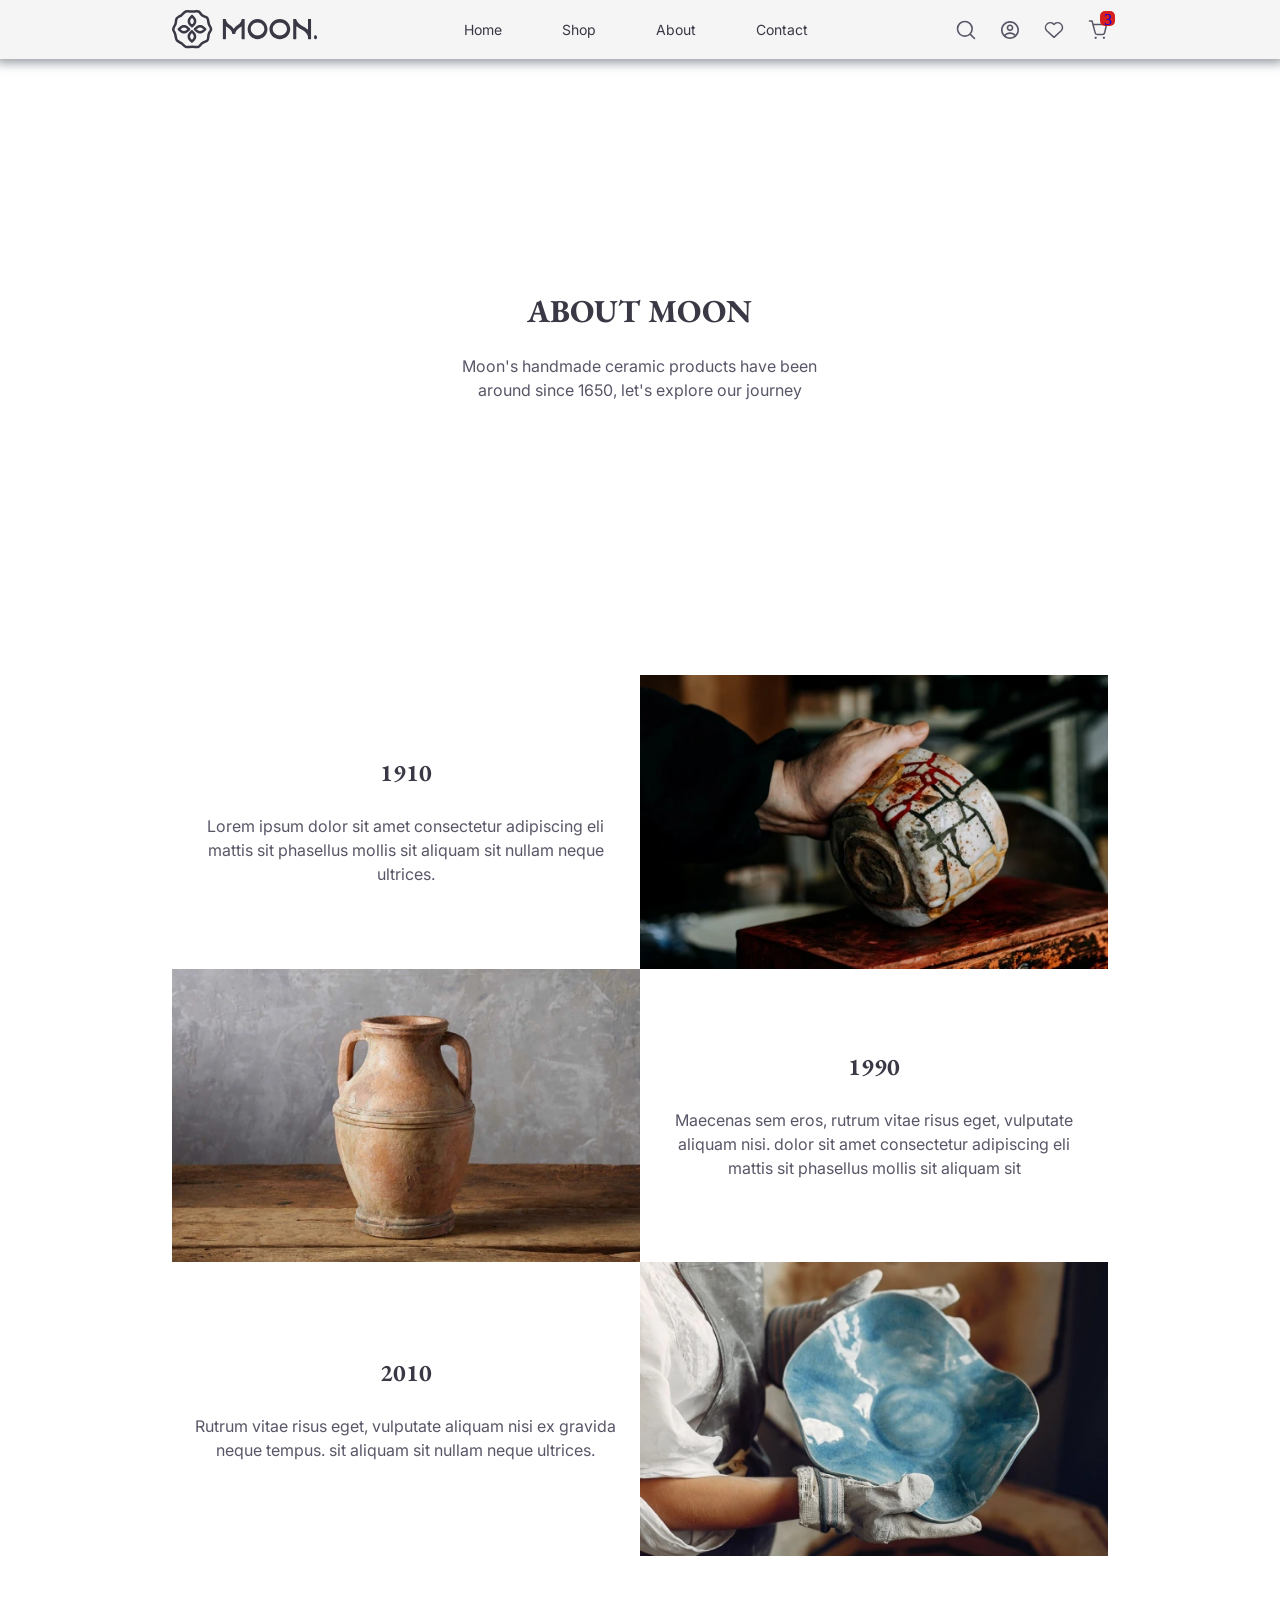
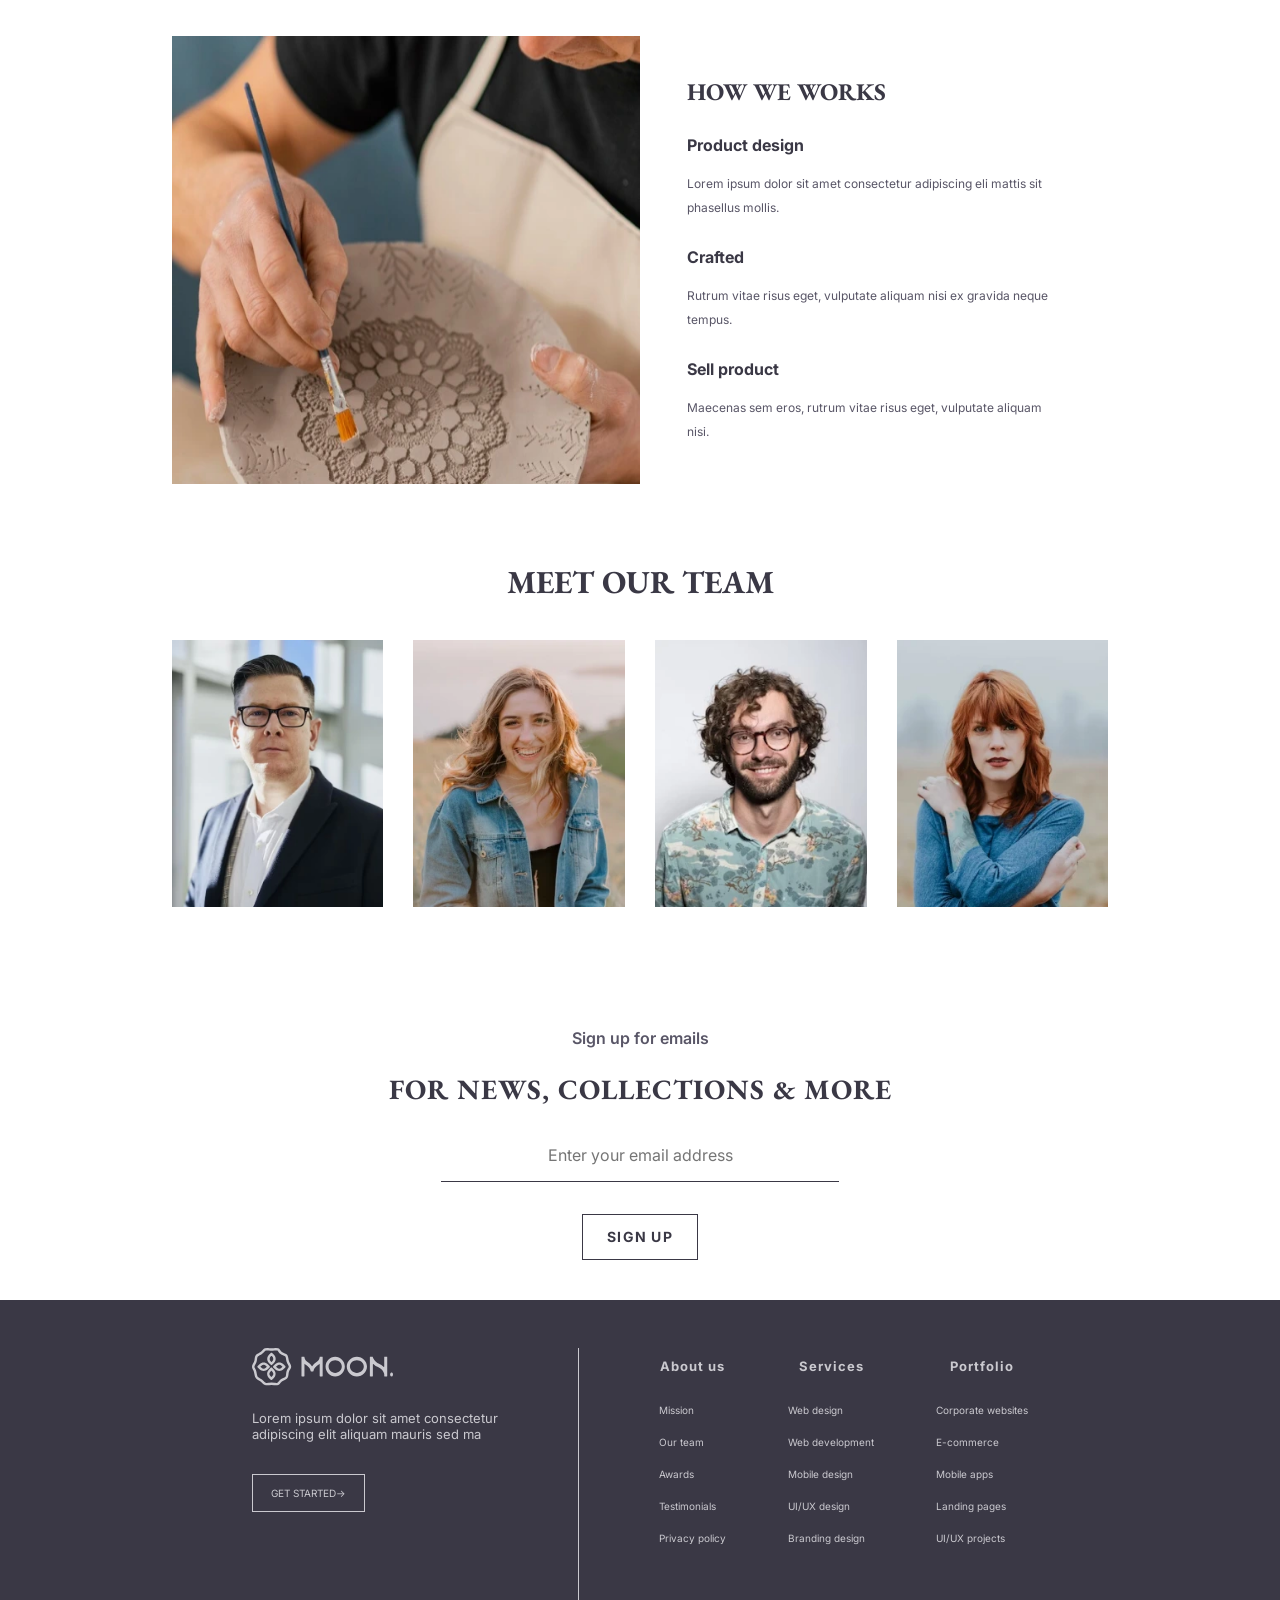
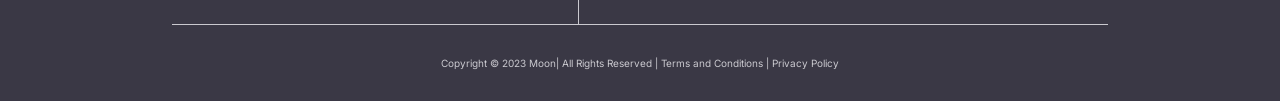
<file: about.html>
<!DOCTYPE html>
<html lang="en">

<head>
    <meta charset="UTF-8">
    <meta name="viewport" content="width=device-width, initial-scale=1.0">
    <meta charset="UTF-8">
    <meta name="viewport" content="width=device-width, initial-scale=1.0">
    <title>about moon</title>
    <link rel="preconnect" href="https://fonts.googleapis.com">
    <link rel="preconnect" href="https://fonts.gstatic.com" crossorigin>
    <link
        href="https://fonts.googleapis.com/css2?family=EB+Garamond:ital,wght@0,400..800;1,400..800&family=Inter:ital,opsz,wght@0,14..32,100..900;1,14..32,100..900&family=Merriweather+Sans:ital,wght@0,300..800;1,300..800&family=Roboto+Mono:ital,wght@0,100..700;1,100..700&display=swap"
        rel="stylesheet">
    <link rel="stylesheet" href="./assets/css/base.css" />
    <link rel="stylesheet" href="./assets/css/style.css" />
</head>

<body>
    <header class="header">
        <div class="continer">
            <div class="row">
                <div class="menu">
                    <img src="./assets/img/menu/menu.svg" />
                </div>
                <div><!--logo-->
                    <img class="logo" src="./assets/img/menu/logo.svg" />
                    <img class="iconlogo" src="./assets/img/menu/Iconlogo.svg" />
                </div>
                <div class="list">
                    <ul>
                        <li><a href="./index.html">Home</a> </li>
                        <li><a href="./shop.html">Shop</a> </li>
                        <li><a href="./about.html">About</a> </li>
                        <li><a href="./contact.html">Contact</a> </li>

                    </ul>
                </div>
                <div class="icons">
                    <ul>
                        <li class="search"><a href="#"><img src="./assets/img/icons/Search.svg" /> </a> </li>
                        <li class="avatar"><a href="#"><img src="./assets/img/icons/Avatar.svg" /> </a> </li>
                        <li class="heart"><a href="#"><img src="./assets/img/icons/Heart.svg" /> </a> </li>
                        <li class="cart"><a href="./cart.html"><img src="./assets/img/icons/Shopping cart.svg" /></a>
                        </li>
                    </ul>
                </div>
            </div>
        </div>
    </header>
    <main>
        <section class="about_hero">
            <div class="continer vh-min-75 d-flex d-direction t-align-mid align-center justify-center gp-5">
                <h1 class="t_transformer mt-4 p-color fsize-l line-h-l ft-garamond">About Moon</h2>
                    <p class="w-40 s-color line-h-s fsize-s ft-inter">Moon's handmade ceramic products have been around
                        since 1650, let's explore our journey</p>
            </div>
        </section>
        <section class="history">
            <div class="continer">
                <div class="history_row d-grid grid-temp-2">
                    <div class="tex1910 d-flex d-direction justify-center align-center t-align-mid">
                        <h2 class="mb-5 ft-garamond fsize-mid line-h-m p-color">1910</h2>
                        <p class="ft-inter fsize-s line-h-s s-color">Lorem ipsum dolor sit amet consectetur adipiscing
                            eli mattis sit phasellus mollis sit aliquam sit nullam neque ultrices.</p>
                    </div>
                    <div class="pic1910">
                        <img class="w-100" src="./assets/img/aboutpage/1910pic.webp" />
                    </div>
                    <div class="pic1990">
                        <img class="w-100" src="./assets/img/aboutpage/1990pic.webp" />
                    </div>
                    <div class="tex1990 d-flex d-direction justify-center align-center t-align-mid">
                        <h2 class="mb-5 ft-garamond fsize-mid line-h-m p-color">1990</h2>
                        <p class="ft-inter fsize-s line-h-s s-color">Maecenas sem eros, rutrum vitae risus eget,
                            vulputate aliquam nisi. dolor sit amet consectetur adipiscing eli mattis sit phasellus
                            mollis sit aliquam sit</p>
                    </div>
                    <div class="tex2010 d-flex d-direction justify-center align-center t-align-mid">
                        <h2 class="mb-5 ft-garamond fsize-mid line-h-m p-color">2010</h2>
                        <p class="ft-inter fsize-s line-h-s s-color">Rutrum vitae risus eget, vulputate aliquam nisi ex
                            gravida neque tempus. sit aliquam sit nullam neque ultrices.</p>
                    </div>
                    <div class="pic2010">
                        <img class="w-100" src="./assets/img/aboutpage/2010pic.webp" />
                    </div>
                </div>
            </div>
        </section>
        <section class="work pt20-4">
            <div class="continer">
                <div class="work_row d-grid grid-temp-2">
                    <div class="work_pic">
                        <img class="min-h-100" src="./assets/img/aboutpage/how we work.webp" />
                    </div>
                    <div class="work-tex d-flex d-direction gp-5 justify-center align-center t-align-left">
                        <h2 class="pt20-2 align-start w-80 fsize-mid weight-700 p-color line-h-m t_transformer ft-garamond">
                            How we works</h2>

                        <div class="w-80">
                            <h3 class="p-color line-h-s ft-inter fsize-s">Product design</h3>
                            <p class="mt-3 fsize-xs ft-inter line-h-s s-color">Lorem ipsum dolor sit amet consectetur
                                adipiscing eli mattis sit phasellus mollis.</p>
                        </div>
                        <div class="w-80">
                            <h3 class="p-color line-h-s ft-inter fsize-s">Crafted</h3>
                            <p class="mt-3 fsize-xs ft-inter line-h-s s-color">Rutrum vitae risus eget, vulputate
                                aliquam nisi ex gravida neque tempus.</p>
                        </div>
                        <div class="w-80">
                            <h3 class="p-color line-h-s ft-inter fsize-s">Sell product</h3>
                            <p class="pb20-2 mt-3 fsize-xs ft-inter line-h-s s-color">Maecenas sem eros, rutrum vitae
                                risus eget, vulputate aliquam nisi.</p>
                        </div>
                    </div>
                </div>
            </div>
        </section>
        <section class="our_team pt20-4 pb20-4">
            <h2 class="t-align-mid mb20-2 fsize-l ft-garamond line-h-l p-color t_transformer">Meet Our Team</h2>
            <div class="continer">
                <div class="team_row d-grid grid-tempauto-1 gp-6">
                    <div class="team point pos-rel">
                        <a href="#"><img class="" src="./assets/img/aboutpage/Bernie.webp" /></a>
                        <div class="team_dettils pos-abso d-flex d-direction justify-center align-center t-align-mid gp-2 opacity-0 inset bg-hover">
                            <h3 class="ft-inter line-h-xs fsize-s l-space-s p-color t_transformer">Bernie PATTERSON</h3>
                            <p class="ft-inter line-h-s fsize-xs white">CEO & Founder</p>
                        </div>
                    </div>
                    <div class="team pos-rel">
                        <a href="#"> <img src="./assets/img/aboutpage/Ophelia.webp" /></a>
                        <div class="team_dettils point pos-abso d-flex d-direction justify-center align-center t-align-mid gp-2 opacity-0 inset bg-hover ">
                            <h3 class="ft-inter line-h-xs fsize-s l-space-s p-color t_transformer" >Ophelia Vase</h3>
                            <p class="ft-inter line-h-s fsize-xs white">Creative Director</p>
                        </div>
                    </div>
                    <div class="team pos-rel">
                        <a href="#"> <img src="./assets/img/aboutpage/CorbiN.webp" /></a>
                        <div class="team_dettils point pos-abso d-flex d-direction justify-center align-center t-align-mid gp-2 opacity-0 inset bg-hover ">
                            <h3 class="ft-inter line-h-xs fsize-s l-space-s p-color t_transformer">CorbiN HOSSAIN</h3>
                            <p class="ft-inter line-h-s fsize-xs white">Artist</p>
                        </div>
                    </div>
                    <div class="team pos-rel">
                        <a href="#"> <img src="./assets/img/aboutpage/Seren.webp" /></a>
                        <div class="team_dettils point pos-abso d-flex d-direction justify-center align-center t-align-mid gp-2 opacity-0 inset bg-hover ">
                            <h3 class="ft-inter line-h-xs fsize-s l-space-s p-color t_transformer">Seren Bowl</h3>
                            <p class="ft-inter line-h-s fsize-xs white">Marketing</p>
                        </div>
                    </div>
                </div>
            </div>
        </section>
        <section class="signup">
        <h3>Sign up for emails</h3>
        <h2>For news, collections & more</h2>
        <form>
            <input name="emails" type="email" placeholder="Enter your email address" />
        </form>
        <a href="#">Sign up</a>
    </section>
    </main>
    <footer class="footer">
        <div class="continer">
            <div class="row">
                <div class="footer_top">
                    <div class="Get_started">
                        <img src="./assets/img/footer/logo white.svg" width="145px" height="38px"/>
                        <p>Lorem ipsum dolor sit amet consectetur adipiscing elit aliquam mauris sed ma</p>
                        <a href="#">Get started</a>
                    </div>
                    <div class="links">
                        <div class="link_list">
                            <h3>About us</h3>
                            <ul>
                                <li>Mission</li>
                                <li>Our team</li>
                                <li>Awards</li>
                                <li>Testimonials</li>
                                <li>Privacy policy</li>
                            </ul>
                        </div>
                        <div class="link_list">
                            <h3>Services</h3>
                            <ul>
                                <li>Web design</li>
                                <li>Web development</li>
                                <li>Mobile design</li>
                                <li>UI/UX design</li>
                                <li>Branding design</li>
                            </ul>
                        </div>
                        <div class="link_list">
                            <h3>Portfolio</h3>
                            <ul>
                                <li>Corporate websites</li>
                                <li>E-commerce</li>
                                <li>Mobile apps</li>
                                <li>Landing pages</li>
                                <li>UI/UX projects</li>
                            </ul>
                        </div>
                    </div>
                </div>
                <div class="footer_botom">
                    <p>Copyright © 2023 Moon| All Rights Reserved | Terms and Conditions | Privacy Policy</p>
                </div>
            </div>
        </div>
    </footer>
</body>

</html>
</file>
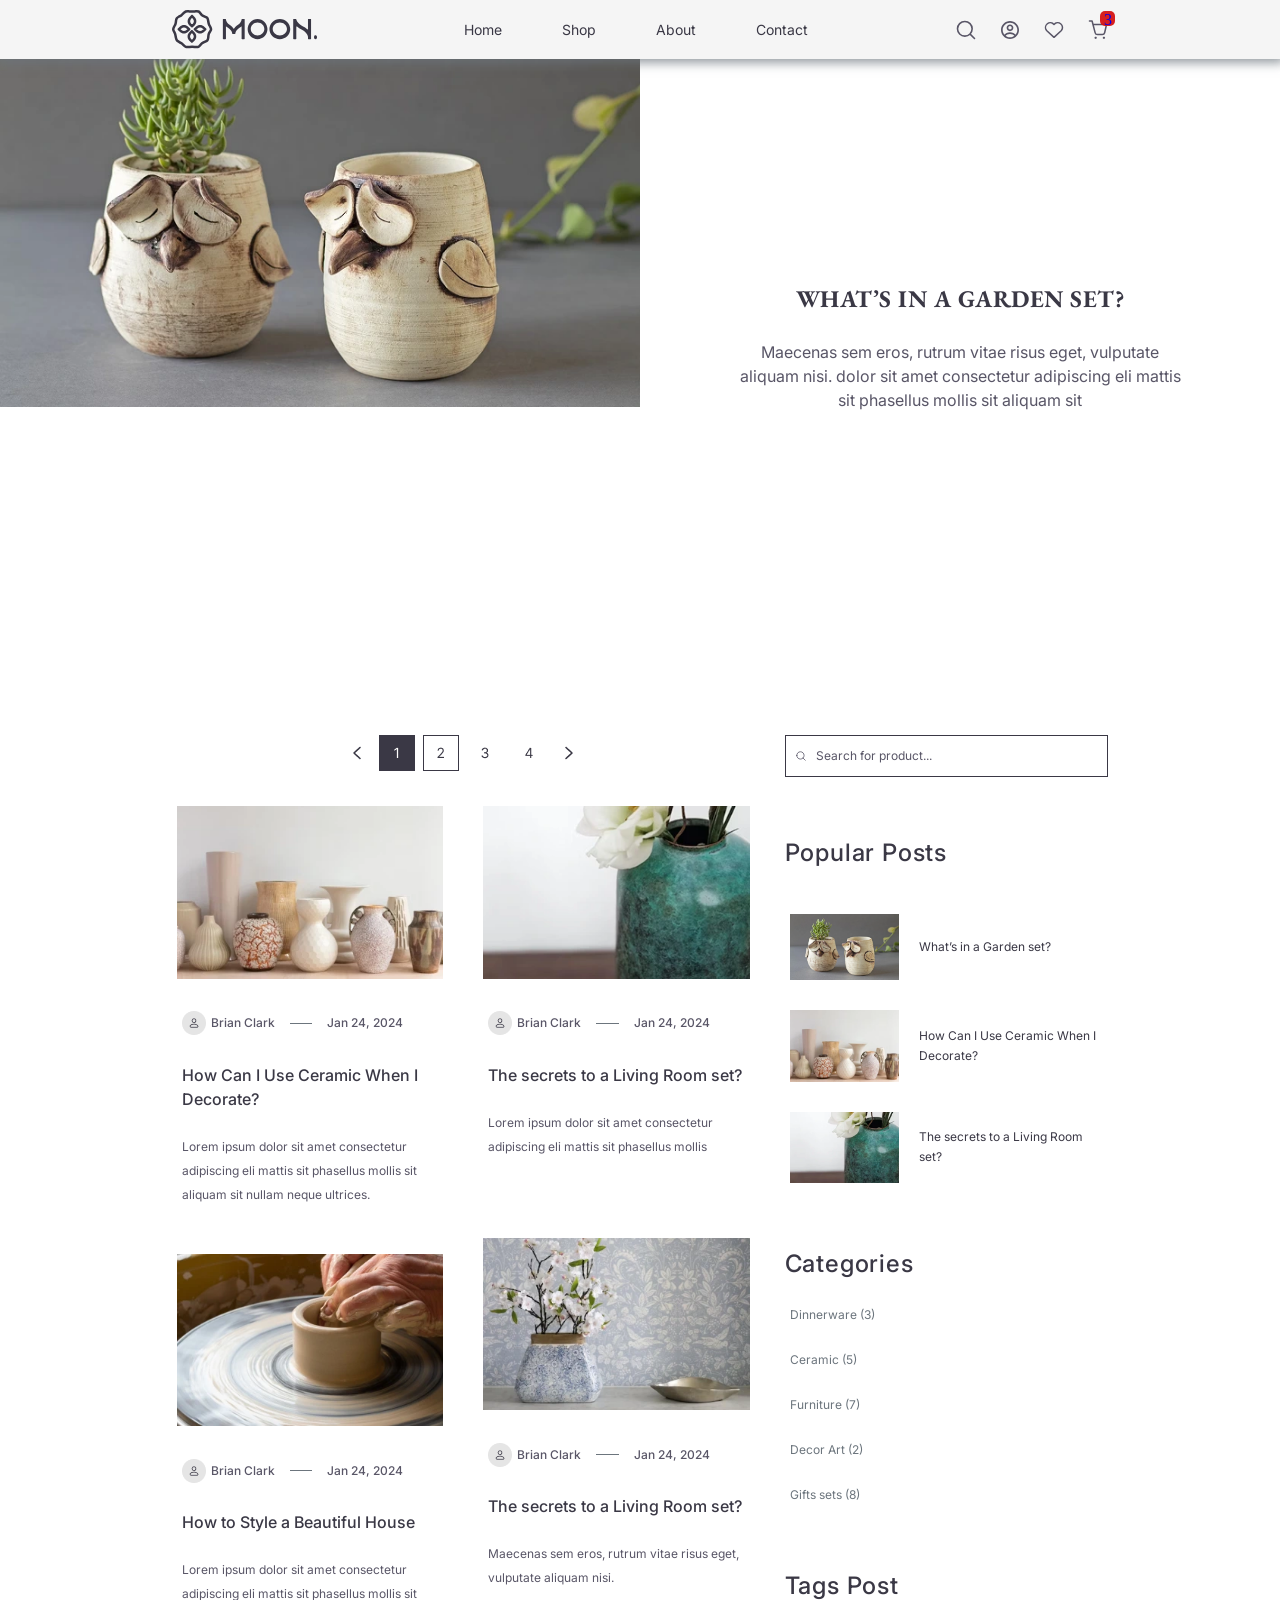
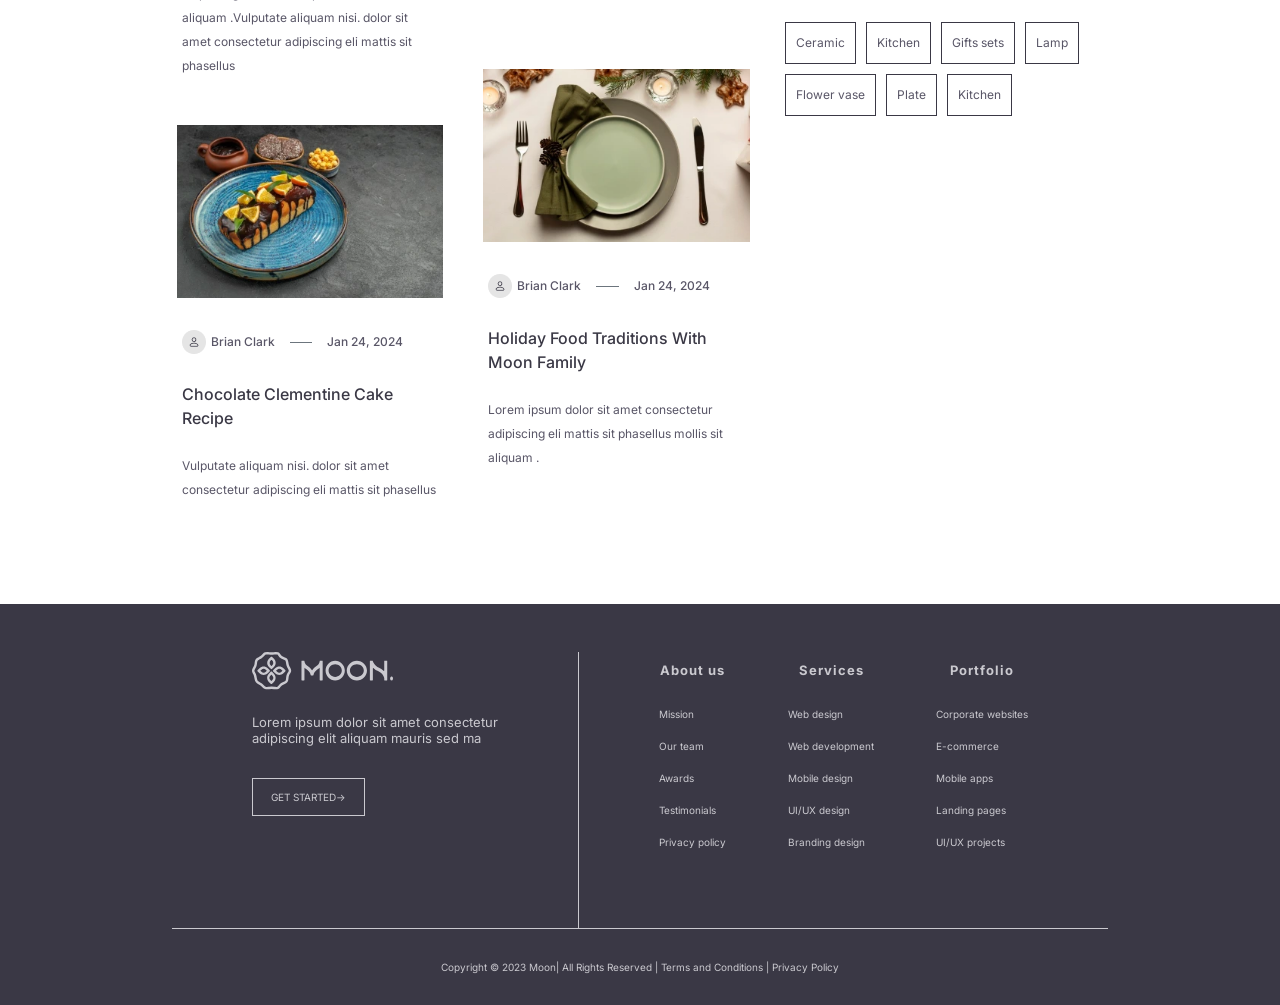
<file: blog.html>
<!DOCTYPE html>
<html lang="en">

<head>
    <meta charset="UTF-8">
    <meta name="viewport" content="width=device-width, initial-scale=1.0">
    <title>contact page</title>
    <link rel="preconnect" href="https://fonts.googleapis.com">
    <link rel="preconnect" href="https://fonts.gstatic.com" crossorigin>
    <link
        href="https://fonts.googleapis.com/css2?family=EB+Garamond:ital,wght@0,400..800;1,400..800&family=Inter:ital,opsz,wght@0,14..32,100..900;1,14..32,100..900&family=Merriweather+Sans:ital,wght@0,300..800;1,300..800&family=Roboto+Mono:ital,wght@0,100..700;1,100..700&display=swap"
        rel="stylesheet">
    <link rel="stylesheet" href="./assets/css/base.css" />
    <link rel="stylesheet" href="./assets/css/style.css" />
</head>

<body>
    <header class="header">
        <div class="continer">
            <div class="row">
                <div class="menu">
                    <img src="./assets/img/menu/menu.svg" />
                </div>
                <div><!--logo-->
                    <img class="logo" src="./assets/img/menu/logo.svg" />
                    <img class="iconlogo" src="./assets/img/menu/Iconlogo.svg" />
                </div>
                <div class="list">
                    <ul>
                        <li><a href="./index.html">Home</a> </li>
                        <li><a href="./shop.html">Shop</a> </li>
                        <li><a href="./about.html">About</a> </li>
                        <li><a href="./contact.html">Contact</a> </li>

                    </ul>
                </div>
                <div class="icons">
                    <ul>
                        <li class="search"><a href="#"><img src="./assets/img/icons/Search.svg" /> </a> </li>
                        <li class="avatar"><a href="#"><img src="./assets/img/icons/Avatar.svg" /> </a> </li>
                        <li class="heart"><a href="#"><img src="./assets/img/icons/Heart.svg" /> </a> </li>
                        <li class="cart"><a href="./cart.html"><img src="./assets/img/icons/Shopping cart.svg" /></a>
                        </li>
                    </ul>
                </div>
            </div>
        </div>
    </header>
    <main>
        <section class="blog_hero vh-min-75 d-grid grid-temp-2">
            <div class="blog_img mt-4">
                <img class="" src="./assets/img/blogpart/hero img.webp" />
            </div>
            <div class="blog_text d-flex d-direction justify-center align-center t-align-mid mt-4">
                <h2 class="line-h-m l-space-s p-color weight-700 ft-garamond t_transformer fsize-mid">What’s in a Garden
                    set?</h2>
                <p class="w-70 fsize-s ft-inter line-h-s s-color mt-5">Maecenas sem eros, rutrum vitae risus eget,
                    vulputate aliquam nisi. dolor sit amet consectetur adipiscing eli mattis sit phasellus mollis sit
                    aliquam sit </p>
            </div>
        </section>
        <section class="blog_content mtb20-3">
            <div class="continer">
                <div class="blog_part d-flex gp-6">
                    <div class="left_side d-flex d-direction align-center gp-6">
                        <div class="pagination point t-align-mid">
                            <img src="./assets/img/blogpart/Pagination.png" height="36px" />
                        </div>
                        <div class="left_content d-flex gp-6">
                            <div class="column w-50 d-grid grid-temp-1">
                                <div class="card d-flex d-direction point trans p-1">
                                    <div class="card_img">
                                        <img src="./assets/img/blogpart/cramic vases.webp" />
                                    </div>
                                    <div class="card_details">
                                        <div class="top d-flex align-center gp-3 w-100">
                                            <div class="d-flex gp-1 align-center">
                                                <img src="./assets/img/blogpart/Circle Avatar.png" />
                                                <p class="ft-inter fsize-xs weight-500 line-h-xs s-color t-align-left">
                                                    Brian Clark</p>
                                            </div>
                                            <hr class="divider opacity-1 border_non bg-gray-1 mtb-3">
                                            <p class="ft-inter fsize-xs weight-500 line-h-xs s-color t-align-right">Jan
                                                24, 2024</p>
                                        </div>
                                        <h3 class="fsize-s ft-inter weight-500 line-h-s p-color">How Can I Use Ceramic
                                            When I Decorate?</h3>
                                        <p class="fsize-xs ft-inter line-h-s s-color">Lorem ipsum dolor sit amet
                                            consectetur adipiscing eli mattis sit phasellus
                                            mollis
                                            sit aliquam sit nullam neque ultrices.</p>
                                    </div>
                                </div>
                                <div class="card d-flex d-direction point trans p-1">
                                    <div class="card_img">
                                        <img src="./assets/img/blogpart/style house.webp" />
                                    </div>
                                    <div class="card_details">
                                        <div class="top d-flex align-center gp-3 w-100">
                                            <div class="d-flex gp-1 align-center">
                                                <img src="./assets/img/blogpart/Circle Avatar.png" />
                                                <p class="ft-inter fsize-xs weight-500 line-h-xs s-color t-align-left">
                                                    Brian Clark</p>
                                            </div>
                                            <hr class="divider opacity-1 border_non bg-gray-1 mtb-3">
                                            <p class="ft-inter fsize-xs weight-500 line-h-xs s-color t-align-right">Jan
                                                24, 2024</p>
                                        </div>
                                        <h3 class="fsize-s ft-inter weight-500 line-h-s p-color">How to Style a
                                            Beautiful House</h3>
                                        <p class="fsize-xs ft-inter line-h-s s-color">Lorem ipsum dolor sit amet
                                            consectetur adipiscing eli mattis sit phasellus
                                            mollis
                                            sit aliquam .Vulputate aliquam nisi. dolor sit amet consectetur adipiscing
                                            eli
                                            mattis sit phasellus</p>
                                    </div>
                                </div>
                                <div class="card d-flex d-direction point trans p-1">
                                    <div class="card_img">
                                        <img src="./assets/img/blogpart/blue plate.webp" />
                                    </div>
                                    <div class="card_details">
                                        <div class="top d-flex align-center gp-3 w-100">
                                            <div class="d-flex gp-1 align-center">
                                                <img src="./assets/img/blogpart/Circle Avatar.png" />
                                                <p class="ft-inter fsize-xs weight-500 line-h-xs s-color t-align-left">
                                                    Brian Clark</p>
                                            </div>
                                            <hr class="divider opacity-1 border_non bg-gray-1 mtb-3">
                                            <p class="ft-inter fsize-xs weight-500 line-h-xs s-color t-align-right">Jan
                                                24, 2024</p>
                                        </div>
                                        <h3 class="fsize-s ft-inter weight-500 line-h-s p-color">Chocolate Clementine
                                            Cake Recipe</h3>
                                        <p class="fsize-xs ft-inter line-h-s s-color"> Vulputate aliquam nisi. dolor sit
                                            amet consectetur adipiscing eli mattis sit
                                            phasellus</p>
                                    </div>
                                </div>
                            </div>
                            <div class="column w-50 d-grid grid-temp-1">
                                <div class="card  d-flex d-direction point trans p-1">
                                    <div class="card_img">
                                        <img src="./assets/img/blogpart/green vase.webp" />
                                    </div>
                                    <div class="card_details">
                                        <div class="top d-flex align-center gp-3 w-100">
                                            <div class="d-flex gp-1 align-center">
                                                <img src="./assets/img/blogpart/Circle Avatar.png" />
                                                <p class="ft-inter fsize-xs weight-500 line-h-xs s-color t-align-left">
                                                    Brian Clark</p>
                                            </div>
                                            <hr class="divider opacity-1 border_non bg-gray-1 mtb-3">
                                            <p class="ft-inter fsize-xs weight-500 line-h-xs s-color t-align-right">Jan
                                                24, 2024</p>
                                        </div>
                                        <h3 class="fsize-s ft-inter weight-500 line-h-s p-color">The secrets to a Living
                                            Room set?</h3>
                                        <p class="fsize-xs ft-inter line-h-s s-color">Lorem ipsum dolor sit amet
                                            consectetur adipiscing eli mattis sit phasellus
                                            mollis
                                        </p>
                                    </div>
                                </div>
                                <div class="card d-flex d-direction point trans p-1">
                                    <div class="card_img">
                                        <img src="./assets/img/blogpart/blue vase.webp" />
                                    </div>
                                    <div class="card_details">
                                        <div class="top d-flex align-center gp-3 w-100">
                                            <div class="d-flex gp-1 align-center">
                                                <img src="./assets/img/blogpart/Circle Avatar.png" />
                                                <p class="ft-inter fsize-xs weight-500 line-h-xs s-color t-align-left">
                                                    Brian Clark</p>
                                            </div>
                                            <hr class="divider opacity-1 border_non bg-gray-1 mtb-3">
                                            <p class="ft-inter fsize-xs weight-500 line-h-xs s-color t-align-right">Jan
                                                24, 2024</p>
                                        </div>
                                        <h3 class="fsize-s ft-inter weight-500 line-h-s p-color">The secrets to a Living
                                            Room set?</h3>
                                        <p class="fsize-xs ft-inter line-h-s s-color">Maecenas sem eros, rutrum vitae
                                            risus eget, vulputate aliquam nisi.</p>
                                    </div>
                                </div>
                                <div class="card d-flex d-direction point trans p-1">
                                    <div class="card_img">
                                        <img src="./assets/img/blogpart/green plate.webp" />
                                    </div>
                                    <div class="card_details">
                                        <div class="top d-flex align-center gp-3 w-100">
                                            <div class="d-flex gp-1 align-center">
                                                <img src="./assets/img/blogpart/Circle Avatar.png" />
                                                <p class="ft-inter fsize-xs weight-500 line-h-xs s-color t-align-left">
                                                    Brian Clark</p>
                                            </div>
                                            <hr class="divider opacity-1 border_non bg-gray-1 mtb-3">
                                            <p class="ft-inter fsize-xs weight-500 line-h-xs s-color t-align-right">Jan
                                                24, 2024</p>
                                        </div>
                                        <h3 class="fsize-s ft-inter weight-500 line-h-s p-color">Holiday Food Traditions
                                            With Moon Family</h3>
                                        <p class="fsize-xs ft-inter line-h-s s-color">Lorem ipsum dolor sit amet
                                            consectetur adipiscing eli mattis sit phasellus
                                            mollis
                                            sit aliquam .</p>
                                    </div>
                                </div>
                            </div>
                        </div>
                    </div>
                    <div class="sidebar d-flex d-direction align-start gp20-3">
                        <div class="search_input d-flex gp-2 border-pcol w-100 ptb-2 cursor">
                            <img class="pl-2" src="./assets/img/icons/Search.svg" />
                            <p class="ft-inter s-color fsize-xs line-h-xs">Search for product...</p>
                        </div>
                        <div class="populer_post d-flex d-direction align-start gp-4">
                            <h3 class="mb-4 fsize-mid ft-inter weight-500 line-h-m l-space-m p-color">Popular Posts</h3>
                            <div class="side_row trans d-flex align-center gp-4 p-1">
                                <img class="w-35 point" src="./assets/img/blogpart/hero img.webp" />
                                <p class="point t-align-left fsize-xs ft-inter line-h-xs p-color">What’s in a Garden set?</p>
                            </div>
                            <div class="side_row trans d-flex align-center gp-4 p-1">
                                <img class="w-35 point" src="./assets/img/blogpart/cramic vases.webp" />
                                <p class="point t-align-left fsize-xs ft-inter line-h-xs p-color">How Can I Use Ceramic When
                                    I Decorate?</p>
                            </div>
                            <div class="side_row trans d-flex align-center gp-4 p-1">
                                <img class="w-35 point" src="./assets/img/blogpart/green vase.webp" />
                                <p class="point t-align-left fsize-xs ft-inter line-h-xs p-color">The secrets to a Living
                                    Room set?</p>
                            </div>
                        </div>
                        <div class="category">
                            <h3 class="mb-4 fsize-mid ft-inter weight-500 line-h-m l-space-m p-color">Categories</h3>
                            <nav class=" point d-flex d-direction justify-center align-start gp-3">
                                <li class="p-1 trans fsize-xs ft-inter line-h-xs gray-1">Dinnerware (3)</li>
                                <li class=" p-1 trans fsize-xs ft-inter line-h-xs gray-1">Ceramic (5)</li>
                                <li class="p-1 trans fsize-xs ft-inter line-h-xs gray-1">Furniture (7)</li>
                                <li class="p-1 trans fsize-xs ft-inter line-h-xs gray-1">Decor Art (2)</li>
                                <li class="p-1 trans fsize-xs ft-inter line-h-xs gray-1">Gifts sets (8)</li>
                            </nav>
                        </div>
                        <div class="tags_post">
                            <h3 class="mb-4 fsize-mid ft-inter weight-500 line-h-m l-space-m p-color">Tags Post</h3>
                            <div class="d-flex f-wrap gp-2 point">
                                <span class="trans border-pcol p-2 fsize-xs ft-inter line-h-xs s-color">Ceramic</span> <span class="trans border-pcol p-2 fsize-xs ft-inter line-h-xs s-color">Kitchen</span> <span class="trans border-pcol p-2 fsize-xs ft-inter line-h-xs s-color">Gifts sets</span>
                                <span class="trans border-pcol p-2 fsize-xs ft-inter line-h-xs s-color">Lamp</span> <span class="trans border-pcol p-2 fsize-xs ft-inter line-h-xs s-color">Flower vase</span> <span class="trans border-pcol p-2 fsize-xs ft-inter line-h-xs s-color">Plate</span> <span class="trans border-pcol p-2 fsize-xs ft-inter line-h-xs s-color">Kitchen</span>
                            </div>
                        </div>
                    </div>
                </div>
            </div>
        </section>
    </main>
    <footer class="footer">
        <div class="continer">
            <div class="row">
                <div class="footer_top">
                    <div class="Get_started">
                        <img src="./assets/img/footer/logo white.svg" width="145px" height="38px" />
                        <p>Lorem ipsum dolor sit amet consectetur adipiscing elit aliquam mauris sed ma</p>
                        <a href="#">Get started</a>
                    </div>
                    <div class="links">
                        <div class="link_list">
                            <h3>About us</h3>
                            <ul>
                                <li>Mission</li>
                                <li>Our team</li>
                                <li>Awards</li>
                                <li>Testimonials</li>
                                <li>Privacy policy</li>
                            </ul>
                        </div>
                        <div class="link_list">
                            <h3>Services</h3>
                            <ul>
                                <li>Web design</li>
                                <li>Web development</li>
                                <li>Mobile design</li>
                                <li>UI/UX design</li>
                                <li>Branding design</li>
                            </ul>
                        </div>
                        <div class="link_list">
                            <h3>Portfolio</h3>
                            <ul>
                                <li>Corporate websites</li>
                                <li>E-commerce</li>
                                <li>Mobile apps</li>
                                <li>Landing pages</li>
                                <li>UI/UX projects</li>
                            </ul>
                        </div>
                    </div>
                </div>
                <div class="footer_botom">
                    <p>Copyright © 2023 Moon| All Rights Reserved | Terms and Conditions | Privacy Policy</p>
                </div>
            </div>
        </div>
    </footer>
</body>

</html>
</file>
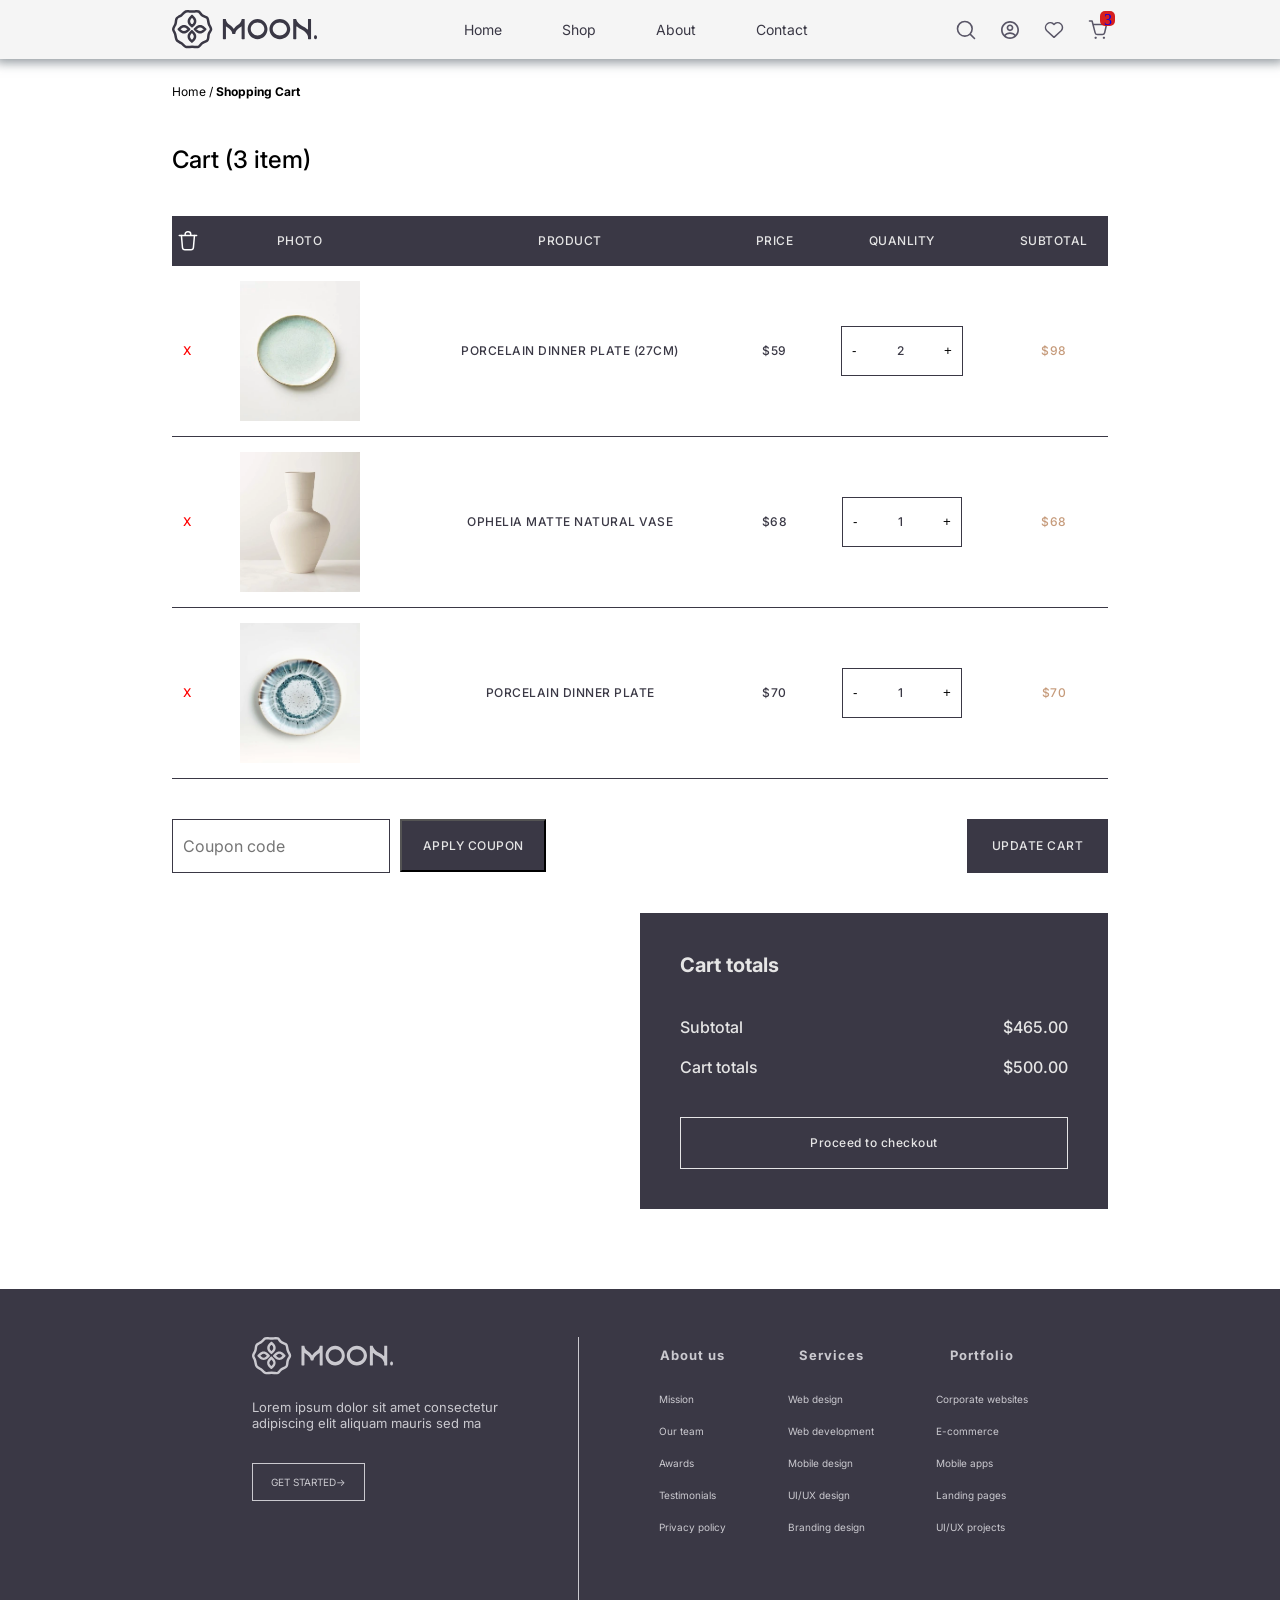
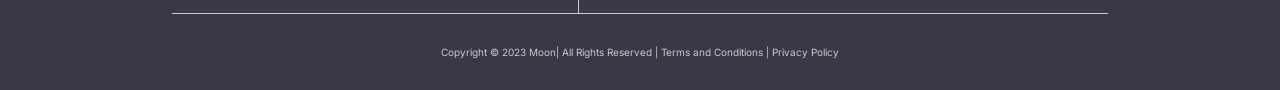
<file: cart.html>
<!DOCTYPE html>
<html lang="en">

<head>
    <meta charset="UTF-8">
    <meta name="viewport" content="width=device-width, initial-scale=1.0">
    <title>contact page</title>
    <link rel="preconnect" href="https://fonts.googleapis.com">
    <link rel="preconnect" href="https://fonts.gstatic.com" crossorigin>
    <link
        href="https://fonts.googleapis.com/css2?family=EB+Garamond:ital,wght@0,400..800;1,400..800&family=Inter:ital,opsz,wght@0,14..32,100..900;1,14..32,100..900&family=Merriweather+Sans:ital,wght@0,300..800;1,300..800&family=Roboto+Mono:ital,wght@0,100..700;1,100..700&display=swap"
        rel="stylesheet">
    <link rel="stylesheet" href="./assets/css/base.css" />
    <link rel="stylesheet" href="./assets/css/style.css" />
</head>

<body>
    <header class="header">
        <div class="continer">
            <div class="row">
                <div class="menu">
                    <img src="./assets/img/menu/menu.svg" />
                </div>
                <div><!--logo-->
                    <img class="logo" src="./assets/img/menu/logo.svg" />
                    <img class="iconlogo" src="./assets/img/menu/Iconlogo.svg" />
                </div>
                <div class="list">
                    <ul>
                        <li><a href="./index.html">Home</a> </li>
                        <li><a href="./shop.html">Shop</a> </li>
                        <li><a href="./about.html">About</a> </li>
                        <li><a href="./contact.html">Contact</a> </li>

                    </ul>
                </div>
                <div class="icons">
                    <ul>
                        <li class="search"><a href="#"><img src="./assets/img/icons/Search.svg" /> </a> </li>
                        <li class="avatar"><a href="#"><img src="./assets/img/icons/Avatar.svg" /> </a> </li>
                        <li class="heart"><a href="#"><img src="./assets/img/icons/Heart.svg" /> </a> </li>
                        <li class="cart"><a href="./cart.html"><img src="./assets/img/icons/Shopping cart.svg" /></a>
                        </li>
                    </ul>
                </div>
            </div>
        </div>
    </header>
    <main>
        <section class="firstrow">
            <div class="continer">
                <p class="ft-inter fsize-xs line-h-s mb20-2 mt20-4 weight-300">Home / <span class="weight-700">Shopping
                        Cart</span></p>
            </div>
        </section>
        <section class="cart_details">
            <div class="continer">
                <h3 class="mb20-2 ft-inter fsize-mid weight-500 line-h-m">Cart (3 item)</h3>
                <table class="cart_table w-100 bord-coll">
                    <thead>
                        <tr class="table_head p-bground white w-100">
                            <th class="trash ptb-3"><img class="d-block m-auto"
                                    src="./assets/img/cart page/Trash.svg" /></th>
                            <th class="ptb-3 ft-inter fsize-xs t_transformer weight-500 line-h-xs l-space-s">Photo</th>
                            <th class="ptb-3 ft-inter fsize-xs t_transformer weight-500 line-h-xs l-space-s">Product
                            </th>
                            <th class="ptb-3 ft-inter fsize-xs t_transformer weight-500 line-h-xs l-space-s">Price</th>
                            <th class="ptb-3 ft-inter fsize-xs t_transformer weight-500 line-h-xs l-space-s">Quanlity
                            </th>
                            <th class="ptb-3 ft-inter fsize-xs t_transformer weight-500 line-h-xs l-space-s">Subtotal
                            </th>
                        </tr>
                    </thead>
                    <tbody>
                        <tr class="p-color border-botp">
                            <td
                                class="danger ptb-3 t-align-mid ft-inter fsize-xs t_transformer weight-500 line-h-xs l-space-s">
                                x</td>
                            <td class="ptb-3"> <img id="product_img" class="product_img d-block m-auto"
                                    src="./assets/img/new arrivals/Porcelain Dinner Plate.webp" />
                                    <label for="product_img" class="data_label ft-inter fsize-xs t_transformer weight-500 line-h-xs l-space-s d-hidden">Porcelain Dinner Plate (27cm)</label></td>
                            <td
                                class=" productname t-align-mid ft-inter fsize-xs t_transformer weight-500 line-h-xs l-space-s">
                                Porcelain Dinner Plate (27cm)</td>
                            <td class="ptb-3 t-align-mid ft-inter fsize-xs t_transformer weight-500 line-h-xs l-space-s">
                               <label class="data_label d-hidden">Price:</label> $59</td>
                            <td class="ptb-3 t-align-mid"><label for="quantity" class="data_label ft-inter l-space-s t_transformer line-h-xs weight-500 fsize-xs d-hidden">Quanlity:</label>
                                <div id="quantity" class="quantity w-fit m-auto d-flex border-pcol align-center gp20-2 ">
                                    <button class="t-align-mid trans border_non bg-non point pl-2">-</button>
                                    <span
                                        class="p-color ft-inter l-space-s t_transformer line-h-xs weight-500 fsize-xs bg-non">2</span>
                                    <button class="trans border_non bg-non point pr-2">+</button>
                                </div>
                            </td>
                            <td
                                class="ptb-3 t-align-mid ft-inter fsize-xs t_transformer weight-500 line-h-xs l-space-s lightorang">
                               <label class="data_label p-color d-hidden">Subtotal:</label> $98</td>
                        </tr>
                        <tr class="p-color border-botp">
                            <td
                                class="danger ptb-3 t-align-mid ft-inter fsize-xs t_transformer weight-500 line-h-xs l-space-s">
                                x</td>
                            <td class="ptb-3"><img id="product_img" class="product_img d-block m-auto"
                                    src="./assets/img/new arrivals/Vase.webp" /> <label for="product_img" class="data_label ft-inter fsize-xs t_transformer weight-500 line-h-xs l-space-s d-hidden">Ophelia Matte Natural Vase</label></td>
                            <td
                                class="productname ptb-3 t-align-mid ft-inter fsize-xs t_transformer weight-500 line-h-xs l-space-s">
                                Ophelia Matte Natural Vase</td>
                            <td
                                class="ptb-3 t-align-mid ft-inter fsize-xs t_transformer weight-500 line-h-xs l-space-s">
                                <label class="data_label d-hidden">Price:</label> $68</td>
                            <td class="ptb-3 t-align-mid"> <label for="quantity" class="data_label ft-inter l-space-s t_transformer line-h-xs weight-500 fsize-xs d-hidden">Quanlity:</label>
                                <div id="quantity" class="quantity w-fit m-auto d-flex border-pcol align-center gp20-2">
                                    <button class="t-align-mid trans border_non bg-non point pl-2">-</button>
                                    <span
                                        class="p-color ft-inter l-space-s t_transformer line-h-xs weight-500 fsize-xs bg-non">1</span>
                                    <button class="trans border_non bg-non point pr-2">+</button>
                                </div>
                            </td>
                            <td
                                class="lightorang ptb-3 t-align-mid ft-inter fsize-xs t_transformer weight-500 line-h-xs l-space-s">
                               <label class="data_label p-color d-hidden">Subtotal</label> $68</td>
                        </tr>
                        <tr class="p-color border-botp">
                            <td
                                class="danger ptb-3 t-align-mid ft-inter fsize-xs t_transformer weight-500 line-h-xs l-space-s">
                                x</td>
                            <td class="ptb-3"><img id="product_img" class="product_img d-block m-auto" 
                                src="./assets/img/new arrivals/blue Dinner Plate.webp" />
                                <label for="product_img" class="data_label ft-inter fsize-xs t_transformer weight-500 line-h-xs l-space-s d-hidden">Porcelain Dinner Plate</label>
                            </td>
                            <td
                                class="productname ptb-3 t-align-mid ft-inter fsize-xs t_transformer weight-500 line-h-xs l-space-s">
                                Porcelain Dinner Plate</td>
                            <td
                                class="ptb-3 t-align-mid ft-inter fsize-xs t_transformer weight-500 line-h-xs l-space-s">
                                <label class="data_label d-hidden">Price:</label> $70</td>
                            <td class="ptb-3 t-align-mid"> <label for="quantity" class="data_label ft-inter l-space-s t_transformer line-h-xs weight-500 fsize-xs d-hidden">Quantity:</label>
                                <div id="quantity" class="quantity w-fit m-auto d-flex border-pcol align-center gp20-2">
                                    <button class="t-align-mid trans border_non bg-non point pl-2">-</button>
                                    <span
                                        class="p-color ft-inter l-space-s t_transformer line-h-xs weight-500 fsize-xs bg-non">1</span>
                                    <button class="trans border_non bg-non point pr-2">+</button>
                                </div>
                            </td>
                            <td
                                class="lightorang ptb-3 t-align-mid ft-inter fsize-xs t_transformer weight-500 line-h-xs l-space-s">
                                <label class="data_label p-color d-hidden">Subtotal:</label> $70</td>
                        </tr>
                    </tbody>
                </table>
            </div>
        </section>
        <section>
            <div class="continer">
                <div class="butt_row d-flex align-center justify-between mtb20-2">
                    <form class="form_row d-flex gp-2 w-40">
                        <input class="w-60 border-pcol t-align-left pl-2" type="text" name="coupon"
                            placeholder="Coupon code">
                        <button
                            class="trans point ft-inter fsize-xs t_transformer weight-500 line-h-xs l-space-s w-40 bg-non p-bground white">Apply
                            Coupon</button>
                    </form>
                    <button
                        class="trans ft-inter fsize-xs t_transformer weight-500 line-h-xs l-space-s point border_non prl-5 bg-non p-bground white">Update
                        cart</button>
                </div>
            </div>
        </section>
        <section class="total mb20-4">
            <div class="continer">
                <div class="cart_total ft-inter fsize-ss weight-500 line-h-s w-50 p-bground white ml-auto p20-2 d-flex d-direction gp20-2">
                    <h4>Cart totals</h4>
                    <div class="totals d-flex d-direction gp-4">
                        <div class="d-flex justify-between"><span
                                class="ft-inter line-h-xs weight-500 fsize-s">Subtotal</span><span
                                class="ft-inter line-h-xs weight-500 fsize-s">$465.00</span></div>
                        <div class="d-flex justify-between"><span class="ft-inter line-h-xs weight-500 fsize-s">Cart
                                totals</span><span class="ft-inter line-h-xs weight-500 fsize-s">$500.00</span></div>
                    </div>
                    <button
                        class="trans ptb-3 point p-bground white border-wcol ft-inter line-h-xs l-space-s fsize-xs weight-500">Proceed
                        to checkout</button>
                </div>
            </div>
        </section>
    </main>
    <footer class="footer">
        <div class="continer">
            <div class="row">
                <div class="footer_top">
                    <div class="Get_started">
                        <img src="./assets/img/footer/logo white.svg" width="145px" height="38px" />
                        <p>Lorem ipsum dolor sit amet consectetur adipiscing elit aliquam mauris sed ma</p>
                        <a href="#">Get started</a>
                    </div>
                    <div class="links">
                        <div class="link_list">
                            <h3>About us</h3>
                            <ul>
                                <li>Mission</li>
                                <li>Our team</li>
                                <li>Awards</li>
                                <li>Testimonials</li>
                                <li>Privacy policy</li>
                            </ul>
                        </div>
                        <div class="link_list">
                            <h3>Services</h3>
                            <ul>
                                <li>Web design</li>
                                <li>Web development</li>
                                <li>Mobile design</li>
                                <li>UI/UX design</li>
                                <li>Branding design</li>
                            </ul>
                        </div>
                        <div class="link_list">
                            <h3>Portfolio</h3>
                            <ul>
                                <li>Corporate websites</li>
                                <li>E-commerce</li>
                                <li>Mobile apps</li>
                                <li>Landing pages</li>
                                <li>UI/UX projects</li>
                            </ul>
                        </div>
                    </div>
                </div>
                <div class="footer_botom">
                    <p>Copyright © 2023 Moon| All Rights Reserved | Terms and Conditions | Privacy Policy</p>
                </div>
            </div>
        </div>
    </footer>
</body>

</html>
</file>
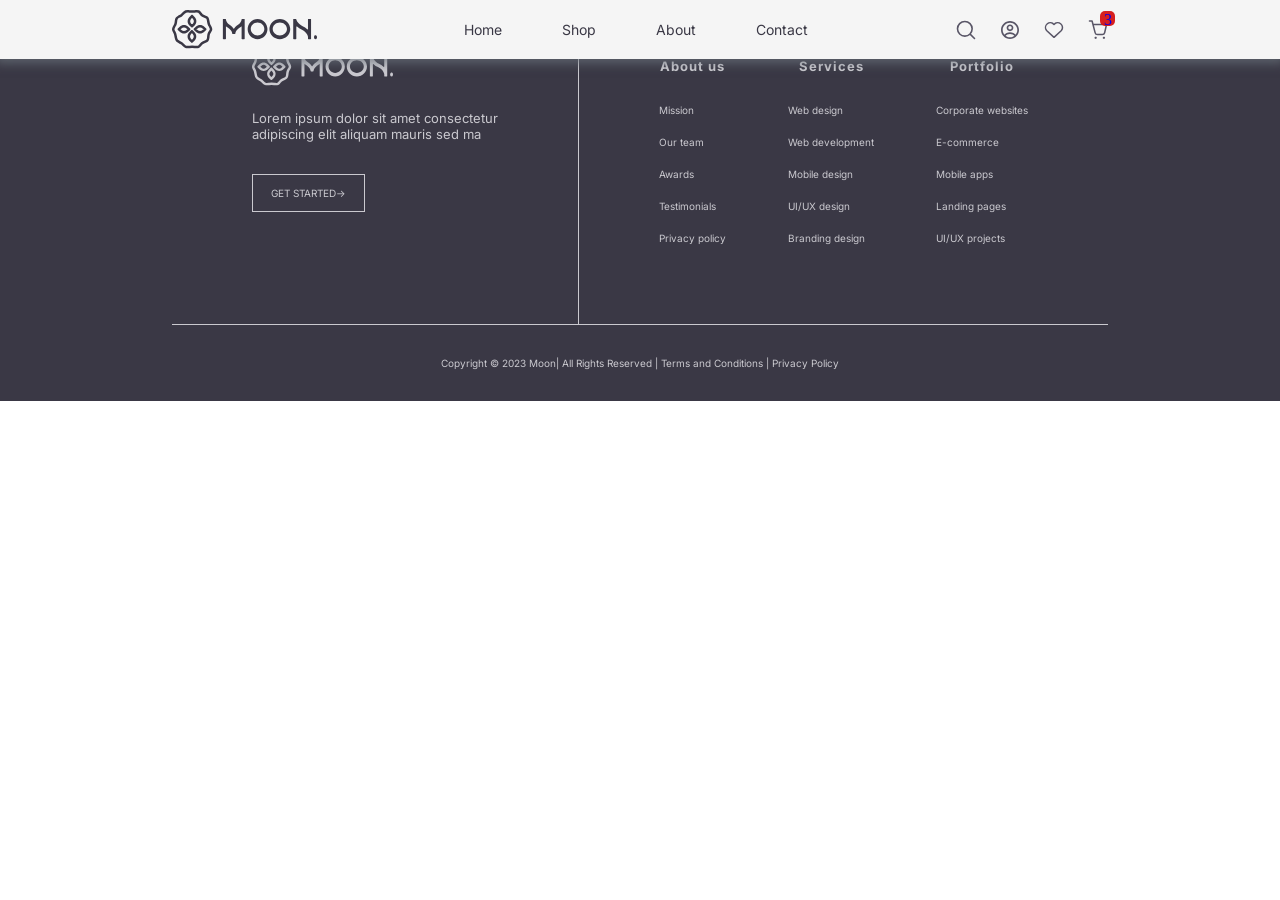
<file: chectout.html>
<!DOCTYPE html>
<html lang="en">

<head>
    <meta charset="UTF-8">
    <meta name="viewport" content="width=device-width, initial-scale=1.0">
    <title>contact page</title>
    <link rel="preconnect" href="https://fonts.googleapis.com">
    <link rel="preconnect" href="https://fonts.gstatic.com" crossorigin>
    <link
        href="https://fonts.googleapis.com/css2?family=EB+Garamond:ital,wght@0,400..800;1,400..800&family=Inter:ital,opsz,wght@0,14..32,100..900;1,14..32,100..900&family=Merriweather+Sans:ital,wght@0,300..800;1,300..800&family=Roboto+Mono:ital,wght@0,100..700;1,100..700&display=swap"
        rel="stylesheet">
    <link rel="stylesheet" href="./assets/css/base.css" />
    <link rel="stylesheet" href="./assets/css/style.css" />
</head>

<body>
    <header class="header">
        <div class="continer">
            <div class="row">
                <div class="menu">
                    <img src="./assets/img/menu/menu.svg" />
                </div>
                <div><!--logo-->
                    <img class="logo" src="./assets/img/menu/logo.svg" />
                    <img class="iconlogo" src="./assets/img/menu/Iconlogo.svg" />
                </div>
                <div class="list">
                    <ul>
                        <li><a href="./index.html">Home</a> </li>
                        <li><a href="./shop.html">Shop</a> </li>
                        <li><a href="./about.html">About</a> </li>
                        <li><a href="./contact.html">Contact</a> </li>

                    </ul>
                </div>
                <div class="icons">
                    <ul>
                        <li class="search"><a href="#"><img src="./assets/img/icons/Search.svg" /> </a> </li>
                        <li class="avatar"><a href="#"><img src="./assets/img/icons/Avatar.svg" /> </a> </li>
                        <li class="heart"><a href="#"><img src="./assets/img/icons/Heart.svg" /> </a> </li>
                        <li class="cart"><a href="./cart.html"><img src="./assets/img/icons/Shopping cart.svg" /></a>
                        </li>
                    </ul>
                </div>
            </div>
        </div>
    </header>
    <main>
    </main>
    <footer class="footer">
        <div class="continer">
            <div class="row">
                <div class="footer_top">
                    <div class="Get_started">
                        <img src="./assets/img/footer/logo white.svg" width="145px" height="38px"/>
                        <p>Lorem ipsum dolor sit amet consectetur adipiscing elit aliquam mauris sed ma</p>
                        <a href="#">Get started</a>
                    </div>
                    <div class="links">
                        <div class="link_list">
                            <h3>About us</h3>
                            <ul>
                                <li>Mission</li>
                                <li>Our team</li>
                                <li>Awards</li>
                                <li>Testimonials</li>
                                <li>Privacy policy</li>
                            </ul>
                        </div>
                        <div class="link_list">
                            <h3>Services</h3>
                            <ul>
                                <li>Web design</li>
                                <li>Web development</li>
                                <li>Mobile design</li>
                                <li>UI/UX design</li>
                                <li>Branding design</li>
                            </ul>
                        </div>
                        <div class="link_list">
                            <h3>Portfolio</h3>
                            <ul>
                                <li>Corporate websites</li>
                                <li>E-commerce</li>
                                <li>Mobile apps</li>
                                <li>Landing pages</li>
                                <li>UI/UX projects</li>
                            </ul>
                        </div>
                    </div>
                </div>
                <div class="footer_botom">
                    <p>Copyright © 2023 Moon| All Rights Reserved | Terms and Conditions | Privacy Policy</p>
                </div>
            </div>
        </div>
    </footer>  
</body>
</html>
</file>
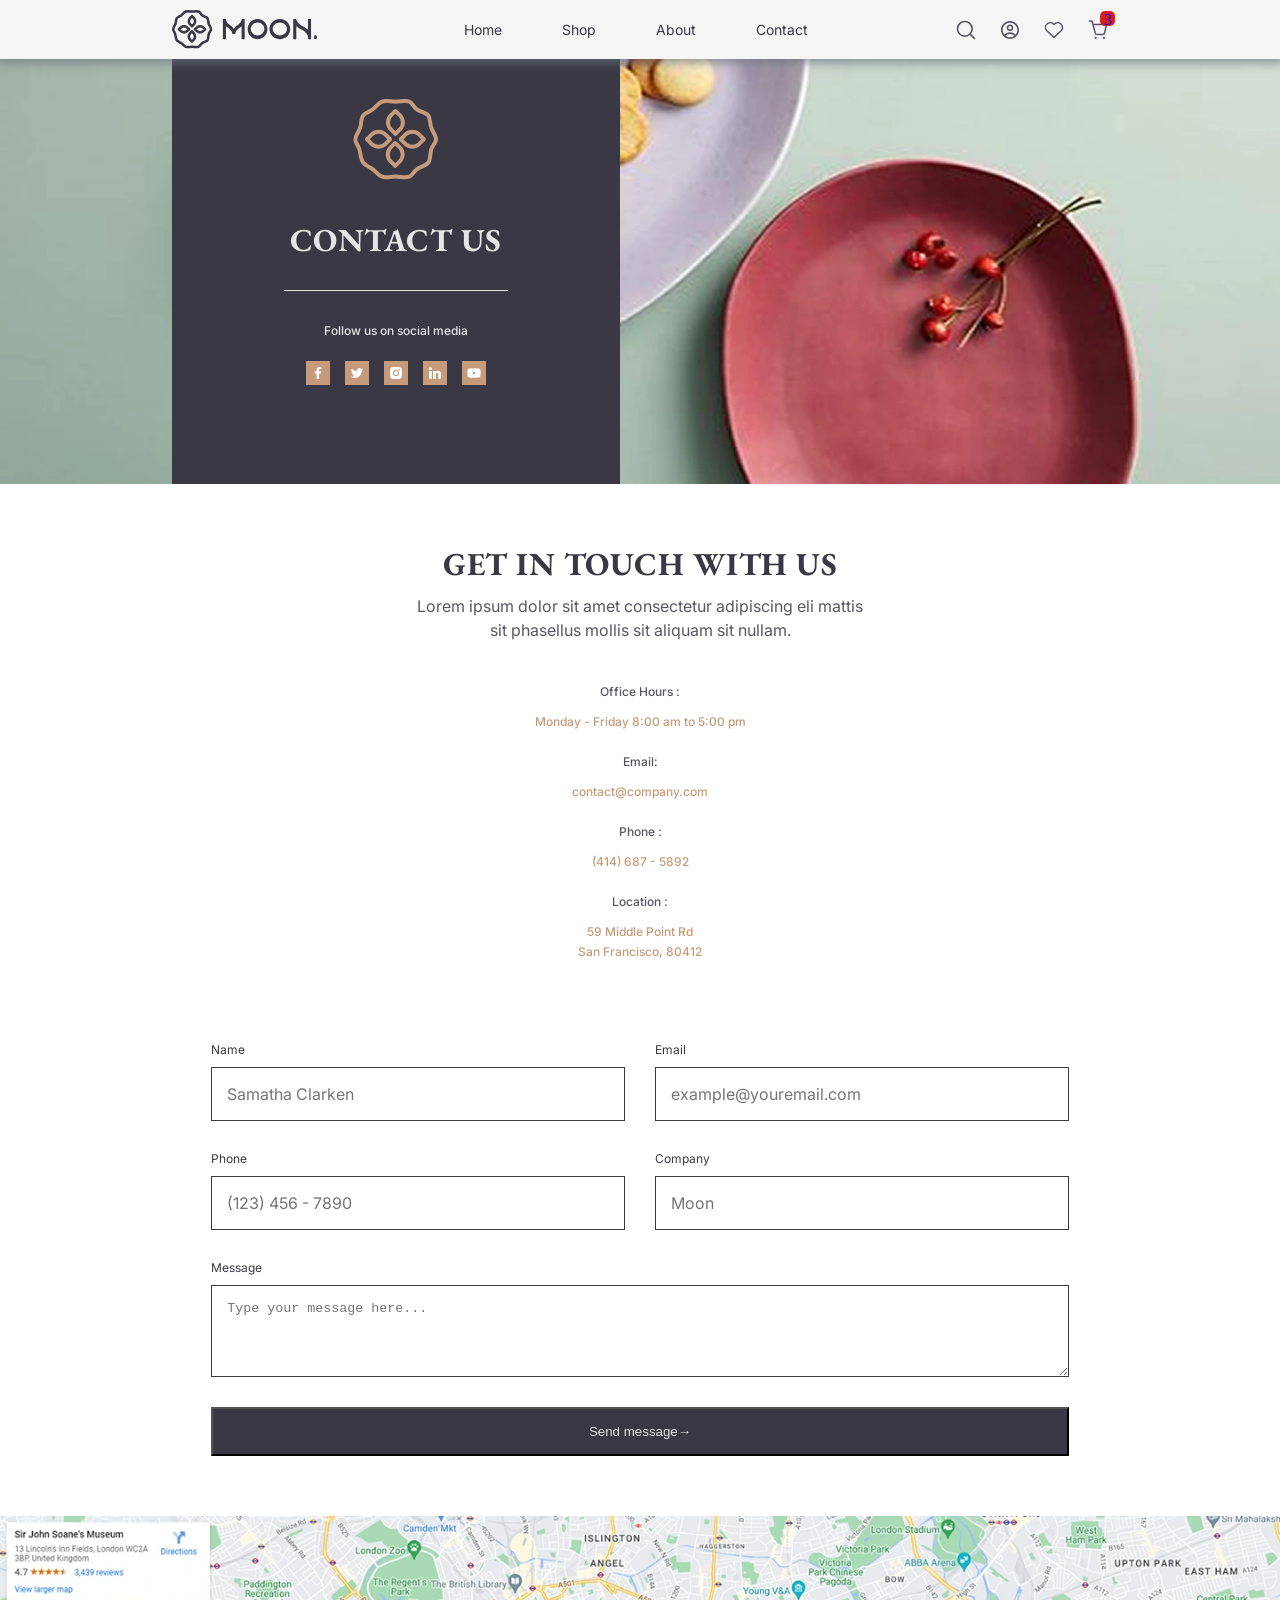
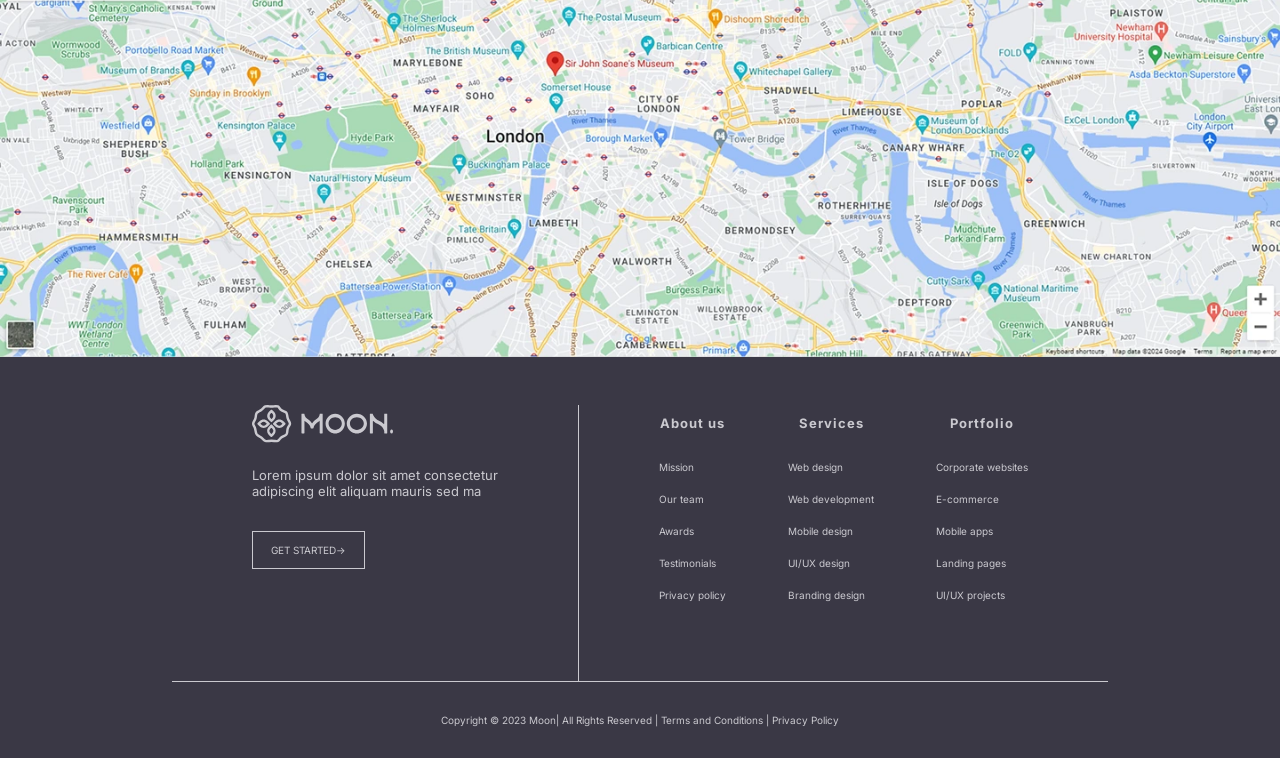
<file: contact.html>
<!DOCTYPE html>
<html lang="en">

<head>
    <meta charset="UTF-8">
    <meta name="viewport" content="width=device-width, initial-scale=1.0">
    <title>contact page</title>
    <link rel="preconnect" href="https://fonts.googleapis.com">
    <link rel="preconnect" href="https://fonts.gstatic.com" crossorigin>
    <link
        href="https://fonts.googleapis.com/css2?family=EB+Garamond:ital,wght@0,400..800;1,400..800&family=Inter:ital,opsz,wght@0,14..32,100..900;1,14..32,100..900&family=Merriweather+Sans:ital,wght@0,300..800;1,300..800&family=Roboto+Mono:ital,wght@0,100..700;1,100..700&display=swap"
        rel="stylesheet">
    <link rel="stylesheet" href="./assets/css/base.css" />
    <link rel="stylesheet" href="./assets/css/style.css" />
</head>

<body>
    <header class="header">
        <div class="continer">
            <div class="row">
                <div class="menu">
                    <img src="./assets/img/menu/menu.svg" />
                </div>
                <div><!--logo-->
                    <img class="logo" src="./assets/img/menu/logo.svg" />
                    <img class="iconlogo" src="./assets/img/menu/Iconlogo.svg" />
                </div>
                <div class="list">
                    <ul>
                        <li><a href="./index.html">Home</a> </li>
                        <li><a href="./shop.html">Shop</a> </li>
                        <li><a href="./about.html">About</a> </li>
                        <li><a href="./contact.html">Contact</a> </li>

                    </ul>
                </div>
                <div class="icons">
                    <ul>
                        <li class="search"><a href="#"><img src="./assets/img/icons/Search.svg" /> </a> </li>
                        <li class="avatar"><a href="#"><img src="./assets/img/icons/Avatar.svg" /> </a> </li>
                        <li class="heart"><a href="#"><img src="./assets/img/icons/Heart.svg" /> </a> </li>
                        <li class="cart"><a href="./cart.html"><img src="./assets/img/icons/Shopping cart.svg" /></a>
                        </li>
                    </ul>
                </div>
            </div>
        </div>
    </header>
    <main>
        <section class="contact_hero pos-rel">
            <img class="bg_img min-h-100" src="./assets/img/contact us/hero contact.webp" />
            <div class="bg_text pos-abso min-h-100 w-35 p-bground inset d-flex d-direction justify-center align-center t-align-mid gp-6">
                <img src="./assets/img/contact us/Icon (3).svg" width="85.431640625" height="81.24381256103516" />
                <h1 class="mt-2 ft-garamond fsize-l white weight-700 l-space-s line-h-xl">CONTACT US</h1>
                <div class="social_media border-topw w-50">
                    <h4 class="white ft-inter line-h-xs weight-500 fsize-xs pt-6 pb-4">Follow us on social media</h4>
                    <div class="iconlist d-flex gp-3 justify-center">
                        <a href="#"><img src="./assets/img/contact us/Facebook.png" /> </a>
                        <a href="#"><img src="./assets/img/contact us/Twitter.png" /> </a>
                        <a href="#"><img src="./assets/img/contact us/Instagram.png" /> </a>
                        <a href="#"><img src="./assets/img/contact us/LinkedIn.png" /> </a>
                        <a href="#"><img src="./assets/img/contact us/YouTube.png" /> </a>
                    </div>
                </div>
            </div>
        </section>
        <section>
            <div class="get_in_touch t-align-mid d-flex d-direction justify-center align-center gp-2">
                <h2 class="mt20-3 l-space-s ft-garamond fsize-l t_transformer line-h-xl p-color weight-700">Get in touch
                    with us</h2>
                <p class="s-color line-h-s ft-inter fsize-s mb20-2 w-35">Lorem ipsum dolor sit amet consectetur
                    adipiscing eli mattis sit phasellus mollis sit aliquam sit nullam.
                </p>
            </div>
            <div class="contact_dettils">
                <div class="d-flex d-direction justify-center align-center t-align-mid">
                    <div>
                        <h4 class="s-color line-h-xs weight-500 ft-inter fsize-xs mb-2">Office Hours :</h4>
                        <p class="lightorang line-h-xs weight-500 ft-inter fsize-xs mb-4">Monday - Friday 8:00 am to
                            5:00 pm
                        </p>
                    </div>
                    <div>
                        <h4 class="s-color line-h-xs weight-500 ft-inter fsize-xs mb-2">Email:</h4>
                        <p class="lightorang line-h-xs weight-500 ft-inter fsize-xs mb-4">contact@company.com</p>
                    </div>
                    <div>
                        <h4 class="s-color line-h-xs weight-500 ft-inter fsize-xs mb-2">Phone :</h4>
                        <p class="lightorang line-h-xs weight-500 ft-inter fsize-xs mb-4">(414) 687 - 5892</p>
                    </div>
                    <div>
                        <h4 class="s-color line-h-xs weight-500 ft-inter fsize-xs mb-2">Location :</h4>
                        <p class="lightorang line-h-xs weight-500 ft-inter fsize-xs mb-4">59 Middle Point Rd <br />
                            San Francisco, 80412</p>
                    </div>
                </div>
                <form class="continer">
                    <div class="form_part1 mt20-3 d-grid grid-temp-2 gp-6">
                        <div class="d-flex d-direction justify-start gp-2">
                            <label class="ft-inter fsize-xs weight-500line-h-xs p-color"  for="u_name">Name</label>
                            <input class=" w-100 border-pcol t-align-left prl-3 gray-1" type="text" id="u_name" name="u_name" placeholder="Samatha Clarken">
                        </div>
                        <div class="d-flex d-direction justify-start gp-2">
                            <label class="ft-inter fsize-xs weight-500line-h-xs p-color"  for="u_email">Email</label>
                            <input class="w-100 border-pcol t-align-left prl-3 gray-1" type="email" id="u_email" name="u_email" placeholder="example@youremail.com">
                        </div>
                        <div class="d-flex d-direction justify-start gp-2">
                            <label class="ft-inter fsize-xs weight-500line-h-xs p-color" for="u_phone">Phone</label>
                            <input class="w-100 border-pcol t-align-left prl-3 gray-1" type="tel" id="u_phone" name="u_phone" placeholder="(123) 456 - 7890">
                        </div>
                        <div  class="d-flex d-direction justify-start gp-2">
                            <label class="ft-inter fsize-xs weight-500line-h-xs p-color"  for="u_company">Company</label>
                            <input class="w-100 border-pcol t-align-left prl-3 gray-1" type="text" name="u_company" id="u_company" placeholder="Moon">
                        </div>
                    </div>
                    <div class="d-flex d-direction justify-start gp-2 mt-6">
                        <label class="ft-inter fsize-xs weight-500line-h-xs p-color"  for="message">Message</label>
                        <textarea class=" pt-3 border-pcol t-align-left prl-3 gray-1" id="message" name="message" placeholder="Type your message here..."
                            rows="5"></textarea>
                    </div>
                    <button class="trans send_mesg w-100 mt-6 p-bground white ptb-3 mb20-3" type="submit">Send message</button>
                </form>
            </div>
        </section>
        <section class="map hand">
            <img src="./assets/img/contact us/map.webp"/>
        </section>
    </main>
     <footer class="footer">
        <div class="continer">
            <div class="row">
                <div class="footer_top">
                    <div class="Get_started">
                        <img src="./assets/img/footer/logo white.svg" width="145px" height="38px"/>
                        <p>Lorem ipsum dolor sit amet consectetur adipiscing elit aliquam mauris sed ma</p>
                        <a href="#">Get started</a>
                    </div>
                    <div class="links">
                        <div class="link_list">
                            <h3>About us</h3>
                            <ul>
                                <li>Mission</li>
                                <li>Our team</li>
                                <li>Awards</li>
                                <li>Testimonials</li>
                                <li>Privacy policy</li>
                            </ul>
                        </div>
                        <div class="link_list">
                            <h3>Services</h3>
                            <ul>
                                <li>Web design</li>
                                <li>Web development</li>
                                <li>Mobile design</li>
                                <li>UI/UX design</li>
                                <li>Branding design</li>
                            </ul>
                        </div>
                        <div class="link_list">
                            <h3>Portfolio</h3>
                            <ul>
                                <li>Corporate websites</li>
                                <li>E-commerce</li>
                                <li>Mobile apps</li>
                                <li>Landing pages</li>
                                <li>UI/UX projects</li>
                            </ul>
                        </div>
                    </div>
                </div>
                <div class="footer_botom">
                    <p>Copyright © 2023 Moon| All Rights Reserved | Terms and Conditions | Privacy Policy</p>
                </div>
            </div>
        </div>
    </footer>
</body>

</html>
</file>
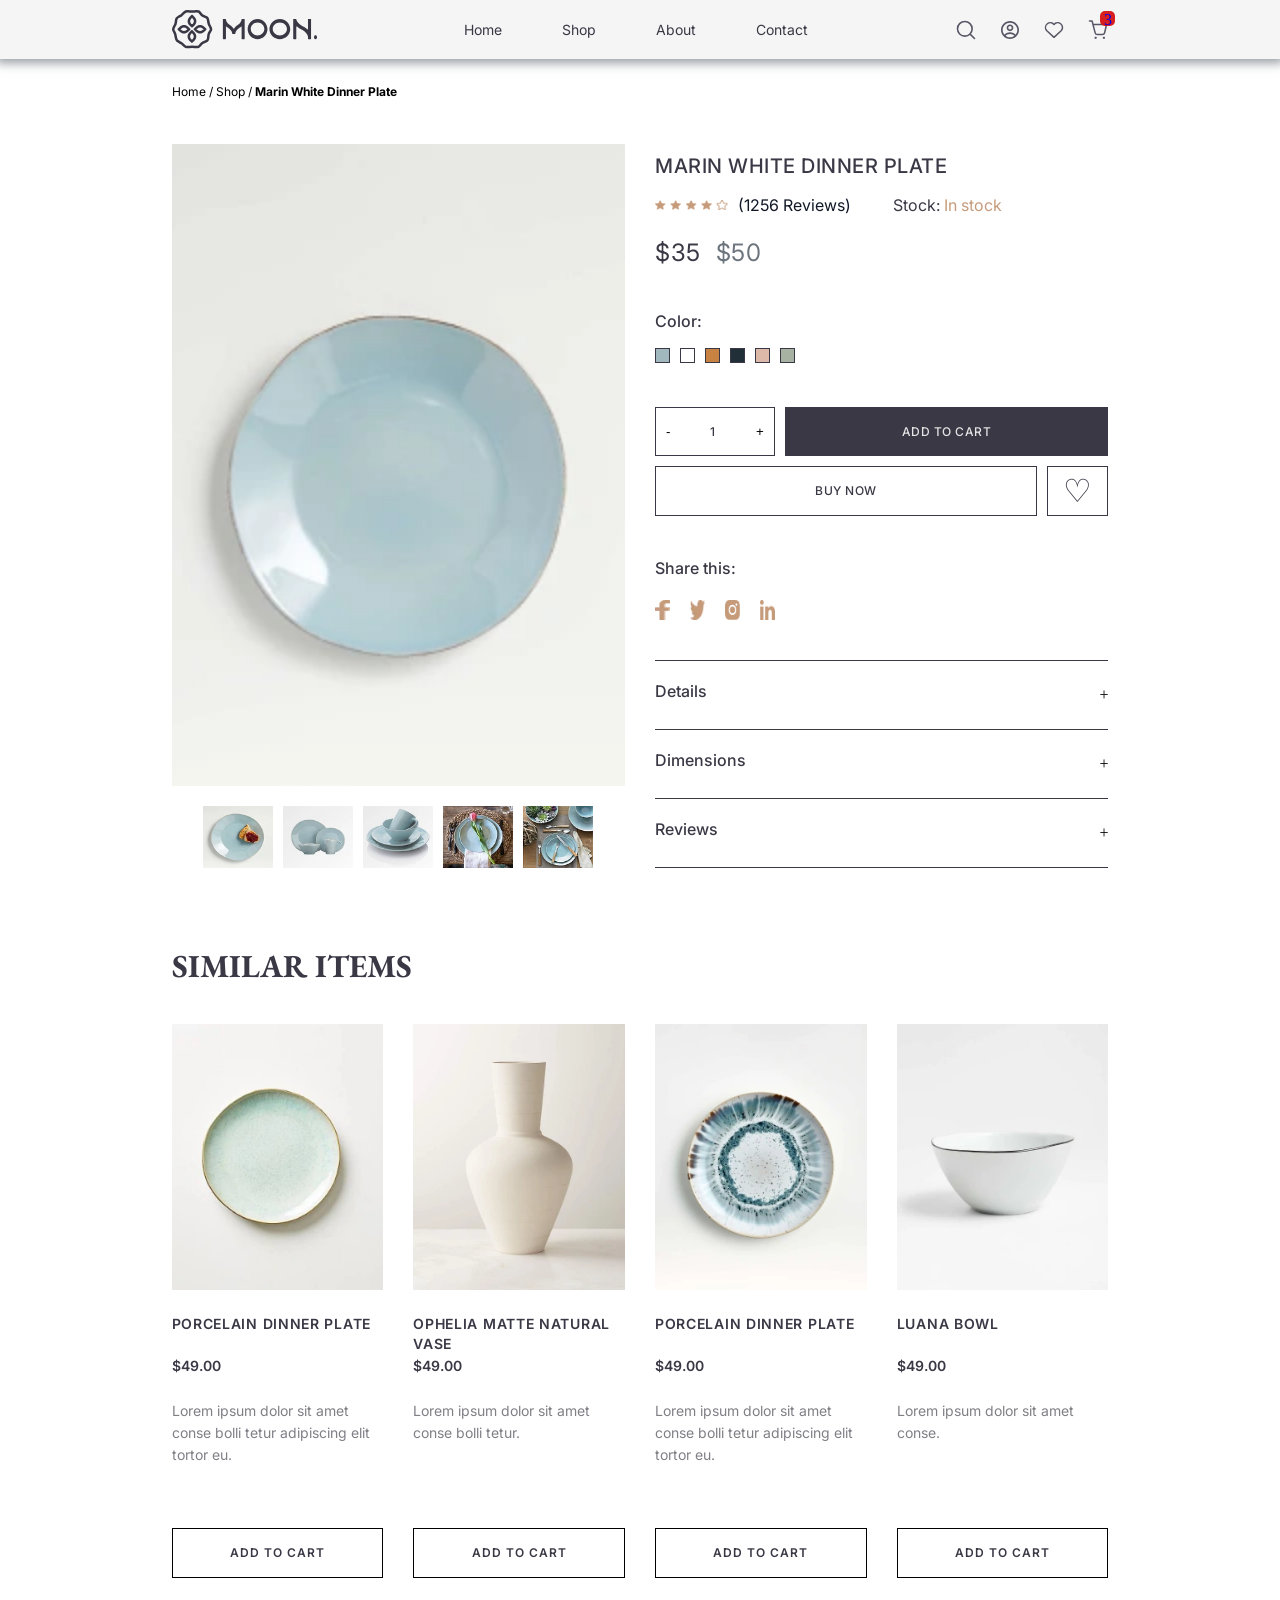
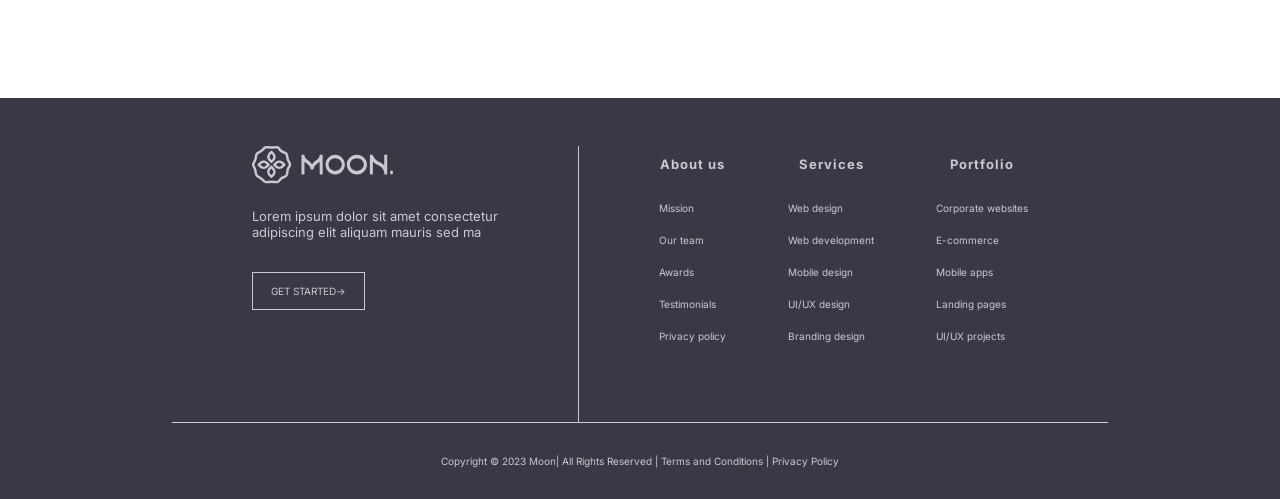
<file: product.html>
<!DOCTYPE html>
<html lang="en">

<head>
    <meta charset="UTF-8">
    <meta name="viewport" content="width=device-width, initial-scale=1.0">
    <title>contact page</title>
    <link rel="preconnect" href="https://fonts.googleapis.com">
    <link rel="preconnect" href="https://fonts.gstatic.com" crossorigin>
    <link
        href="https://fonts.googleapis.com/css2?family=EB+Garamond:ital,wght@0,400..800;1,400..800&family=Inter:ital,opsz,wght@0,14..32,100..900;1,14..32,100..900&family=Merriweather+Sans:ital,wght@0,300..800;1,300..800&family=Roboto+Mono:ital,wght@0,100..700;1,100..700&display=swap"
        rel="stylesheet">
    <link rel="stylesheet" href="./assets/css/base.css" />
    <link rel="stylesheet" href="./assets/css/style.css" />
</head>

<body>
    <header class="header">
        <div class="continer">
            <div class="row">
                <div class="menu">
                    <img src="./assets/img/menu/menu.svg" />
                </div>
                <div><!--logo-->
                    <img class="logo" src="./assets/img/menu/logo.svg" />
                    <img class="iconlogo" src="./assets/img/menu/Iconlogo.svg" />
                </div>
                <div class="list">
                    <ul>
                        <li><a href="./index.html">Home</a> </li>
                        <li><a href="./shop.html">Shop</a> </li>
                        <li><a href="./about.html">About</a> </li>
                        <li><a href="./contact.html">Contact</a> </li>

                    </ul>
                </div>
                <div class="icons">
                    <ul>
                        <li class="search"><a href="#"><img src="./assets/img/icons/Search.svg" /> </a> </li>
                        <li class="avatar"><a href="#"><img src="./assets/img/icons/Avatar.svg" /> </a> </li>
                        <li class="heart"><a href="#"><img src="./assets/img/icons/Heart.svg" /> </a> </li>
                        <li class="cart"><a href="./cart.html"><img src="./assets/img/icons/Shopping cart.svg" /></a>
                        </li>
                    </ul>
                </div>
            </div>
        </div>
    </header>
    <main>
        <section class="firstrow">
            <div class="continer">
                <p class="ft-inter fsize-xs line-h-s mb20-2 mt20-4 weight-300">Home / Shop / <span class="weight-700">Marin White Dinner Plate</span></p>
            </div>
        </section>
        <section class="product_content">
            <div class="continer">
                <div class=" product_row d-flex gp-6">
                    <div class="product_imgs w-50 d-flex d-direction gp-4 point">
                        <div class="firstimg ">
                            <img class="firstimg w-100" src="./assets/img/best seller/White Dinner Plate.webp" />
                        </div>
                        <div class="other_imgs d-flex justify-center align-right gp-2">
                            <img class="trans" src="./assets/img/product/plate with food.webp" />
                            <img class="trans" src="./assets/img/product/plate with mug.webp" />
                            <img class="trans" src="./assets/img/product/plate with mug2.webp" />
                            <img class="trans" src="./assets/img/product/plate with flower.webp" />
                            <img class="trans" src="./assets/img/product/plate with knife.webp" />
                        </div>
                    </div>
                    <div class="product_details w-50">
                        <div class="detiles_header">
                            <h3
                                class="ft-inter fsize-ss mt-2 mb-3 t_transformer weight-500 line-h-s l-space-s p-color t-align-left">
                                Marin White Dinner Plate</h3>
                            <div class="rate d-flex gp-6 align-center mb-4">
                                <div class="rating d-flex gp-2 align-center point">
                                    <img class="w-35" src="./assets/img/product/star.png" />
                                    <span class="fsize-s ft-inter line-h-s black">(1256 Reviews)</span>
                                </div>
                                <div class="stock">
                                    <p class="fsize-s ft-inter line-h-s p-color t-align-left">Stock: <span class="lightorang">In stock</span></p>
                                </div>
                            </div>
                            <div class="product_price mb20-2 d-flex align-center gp-3">
                                <span class="ft-inter p-color fsize-mid line-h-m l-space-s">$35</span> <span class="ft-inter gray-1 fsize-mid line-h-m l-space-s">$50</span>
                            </div>
                        </div>
                        <div class="product_color d-flex d-direction gp-3 justify-center mb20-2">
                            <h4 class="ft-inter fsize-s line-h-s p-color t-align-left weight-500">Color:</h4>
                            <div class="d-flex gp-2">
                                <label><input type="radio" name="color" color-name="blue" hidden><span
                                        class="color_box d_inline_bolck border-pcol point"
                                        style="background: #A1B8BE;"></span></label>
                                <label><input type="radio" name="color" color-name="white" hidden><span
                                        class="color_box d_inline_bolck border-pcol point"
                                        style="background: #FFFFFF;"></span></label>
                                <label><input type="radio" name="color" color-name="orange" hidden><span
                                        class="color_box d_inline_bolck border-pcol point"
                                        style="background:#C88242 ;"></span></label>
                                <label> <input type="radio" name="color" color-name="dark green" hidden><span
                                        class="color_box d_inline_bolck border-pcol point"
                                        style="background: #212F39;"></span></label>
                                <label><input type="radio" name="color" color-name="beige" hidden><span
                                        class="color_box d_inline_bolck border-pcol point"
                                        style="background: #DCB9A8;"></span></label>
                                <label><input type="radio" name="color" color-name="turquoise" hidden><span
                                        class="color_box d_inline_bolck border-pcol point"
                                        style="background: #A7B2A3;"></span></label>
                            </div>
                        </div>
                        <div class="product_buttons mb20-2">
                            <div class="cart_row d-flex gp-2">
                                <div class="quantity d-flex border-pcol align-center gp20-2">
                                    <button class="trans border_non bg-non point pl-2">-</button>
                                    <span class="p-color ft-inter l-space-s t_transformer line-h-xs weight-500 fsize-xs bg-non">1</span>
                                    <button class="trans border_non bg-non point pr-2">+</button>
                                </div>
                                <button class="trans addcart white p-bground ft-inter l-space-s t_transformer line-h-xs weight-500 fsize-xs f-grow bg-non border-pcol point">ADD TO CART</button>
                            </div>
                            <div class="buy_row d-flex gp-2 mt-2">
                                <button class="trans point p-color ft-inter l-space-s t_transformer line-h-xs weight-500 fsize-xs f-grow bg-non border-pcol"> BUY NOW</button>
                                <button class="trans point weight-500 fsize-l p-color prl-3 bg-non border-pcol">♡</button>
                            </div>
                        </div>
                        <div class="share_this mb20-2">
                            <h4 class="ft-inter fsize-s line-h-s p-color t-align-left weight-500 mb-4">Share this:</h4>
                            <div class="share_icons d-flex gp-4 point">
                                <img class="trans" src="./assets/img/product/Facebook.webp" />
                                <img class="trans" src="./assets/img/product/Twitter.webp" />
                                <img class="trans" src="./assets/img/product/Instagram.webp" />
                                <img class="trans" src="./assets/img/product/LinkedIn.webp" />
                            </div>
                        </div>
                        <div class="more_info d-flex d-direction point">
                            <div class="border-topp d-flex"><span class="f-grow ptb-4 ft-inter fsize-s p-color weight-500 line-h-xs">Details</span> <span class="ptb-5">+</span></div>
                            <div class="border-topp d-flex"><span class=" f-grow ptb-4 ft-inter fsize-s p-color weight-500 line-h-xs">Dimensions</span><span class="ptb-5">+</span></div>
                            <div class="border-topp border-botp d-flex"><span class="f-grow ptb-4 ft-inter fsize-s p-color weight-500 line-h-xs">Reviews</span> <span class="ptb-5">+</span></div>
                        </div>
                    </div>
                </div>
            </div>
        </section>
        <section class="similer_items ptb20-4">
            <div class="continer">
                <h2 class="ft-garamond fsize-l weight-700 line-h-l p-color t_transformer mb20-2">Similar Items</h2>
                <div class="card_row d-grid grid-tempauto-1 gp-6">
                    <div class="item">
                        <div class="item_img">
                            <img src="./assets/img/new arrivals/Porcelain Dinner Plate.webp" />
                        </div>
                        <div class="item_discrebtion">
                            <h3>Porcelain Dinner Plate</h3>
                            <span class="price">$49.00</span>
                            <p class="discrebtion">Lorem ipsum dolor sit amet conse bolli tetur adipiscing elit
                                tortor eu.
                            </p>
                            <button class="addtocart">Add to cart</button>
                        </div>
                    </div>
                    <div class="item">
                        <div class="item_img">
                            <img src="./assets/img/new arrivals/Vase.webp" />
                        </div>
                        <div class="item_discrebtion">
                            <h3>Ophelia Matte Natural Vase</h3>
                            <span class="price">$49.00</span>
                            <p class="discrebtion">Lorem ipsum dolor sit amet conse bolli tetur.</p>
                            <button class="addtocart">Add to cart</button>
                        </div>
                    </div>
                    <div class="item">
                        <div class="item_img">
                            <img src="./assets/img/new arrivals/blue Dinner Plate.webp" />
                        </div>
                        <div class="item_discrebtion">
                            <h3>Porcelain Dinner Plate</h3>
                            <span class="price">$49.00</span>
                            <p class="discrebtion">Lorem ipsum dolor sit amet conse bolli tetur adipiscing elit
                                tortor eu.
                            </p>
                            <button class="addtocart">Add to cart</button>
                        </div>
                    </div>
                    <div class="item">
                        <div class="item_img">
                            <img src="./assets/img/new arrivals/Bowl.webp" />
                        </div>
                        <div class="item_discrebtion">
                            <h3>Luana Bowl</h3>
                            <span class="price">$49.00</span>
                            <p class="discrebtion">Lorem ipsum dolor sit amet conse.</p>
                            <button class="addtocart">Add to cart</button>
                        </div>
                    </div>
                </div>
            </div>
        </section>
    </main>
    <footer class="footer">
        <div class="continer">
            <div class="row">
                <div class="footer_top">
                    <div class="Get_started">
                        <img src="./assets/img/footer/logo white.svg" width="145px" height="38px" />
                        <p>Lorem ipsum dolor sit amet consectetur adipiscing elit aliquam mauris sed ma</p>
                        <a href="#">Get started</a>
                    </div>
                    <div class="links">
                        <div class="link_list">
                            <h3>About us</h3>
                            <ul>
                                <li>Mission</li>
                                <li>Our team</li>
                                <li>Awards</li>
                                <li>Testimonials</li>
                                <li>Privacy policy</li>
                            </ul>
                        </div>
                        <div class="link_list">
                            <h3>Services</h3>
                            <ul>
                                <li>Web design</li>
                                <li>Web development</li>
                                <li>Mobile design</li>
                                <li>UI/UX design</li>
                                <li>Branding design</li>
                            </ul>
                        </div>
                        <div class="link_list">
                            <h3>Portfolio</h3>
                            <ul>
                                <li>Corporate websites</li>
                                <li>E-commerce</li>
                                <li>Mobile apps</li>
                                <li>Landing pages</li>
                                <li>UI/UX projects</li>
                            </ul>
                        </div>
                    </div>
                </div>
                <div class="footer_botom">
                    <p>Copyright © 2023 Moon| All Rights Reserved | Terms and Conditions | Privacy Policy</p>
                </div>
            </div>
        </div>
    </footer>
</body>
</file>
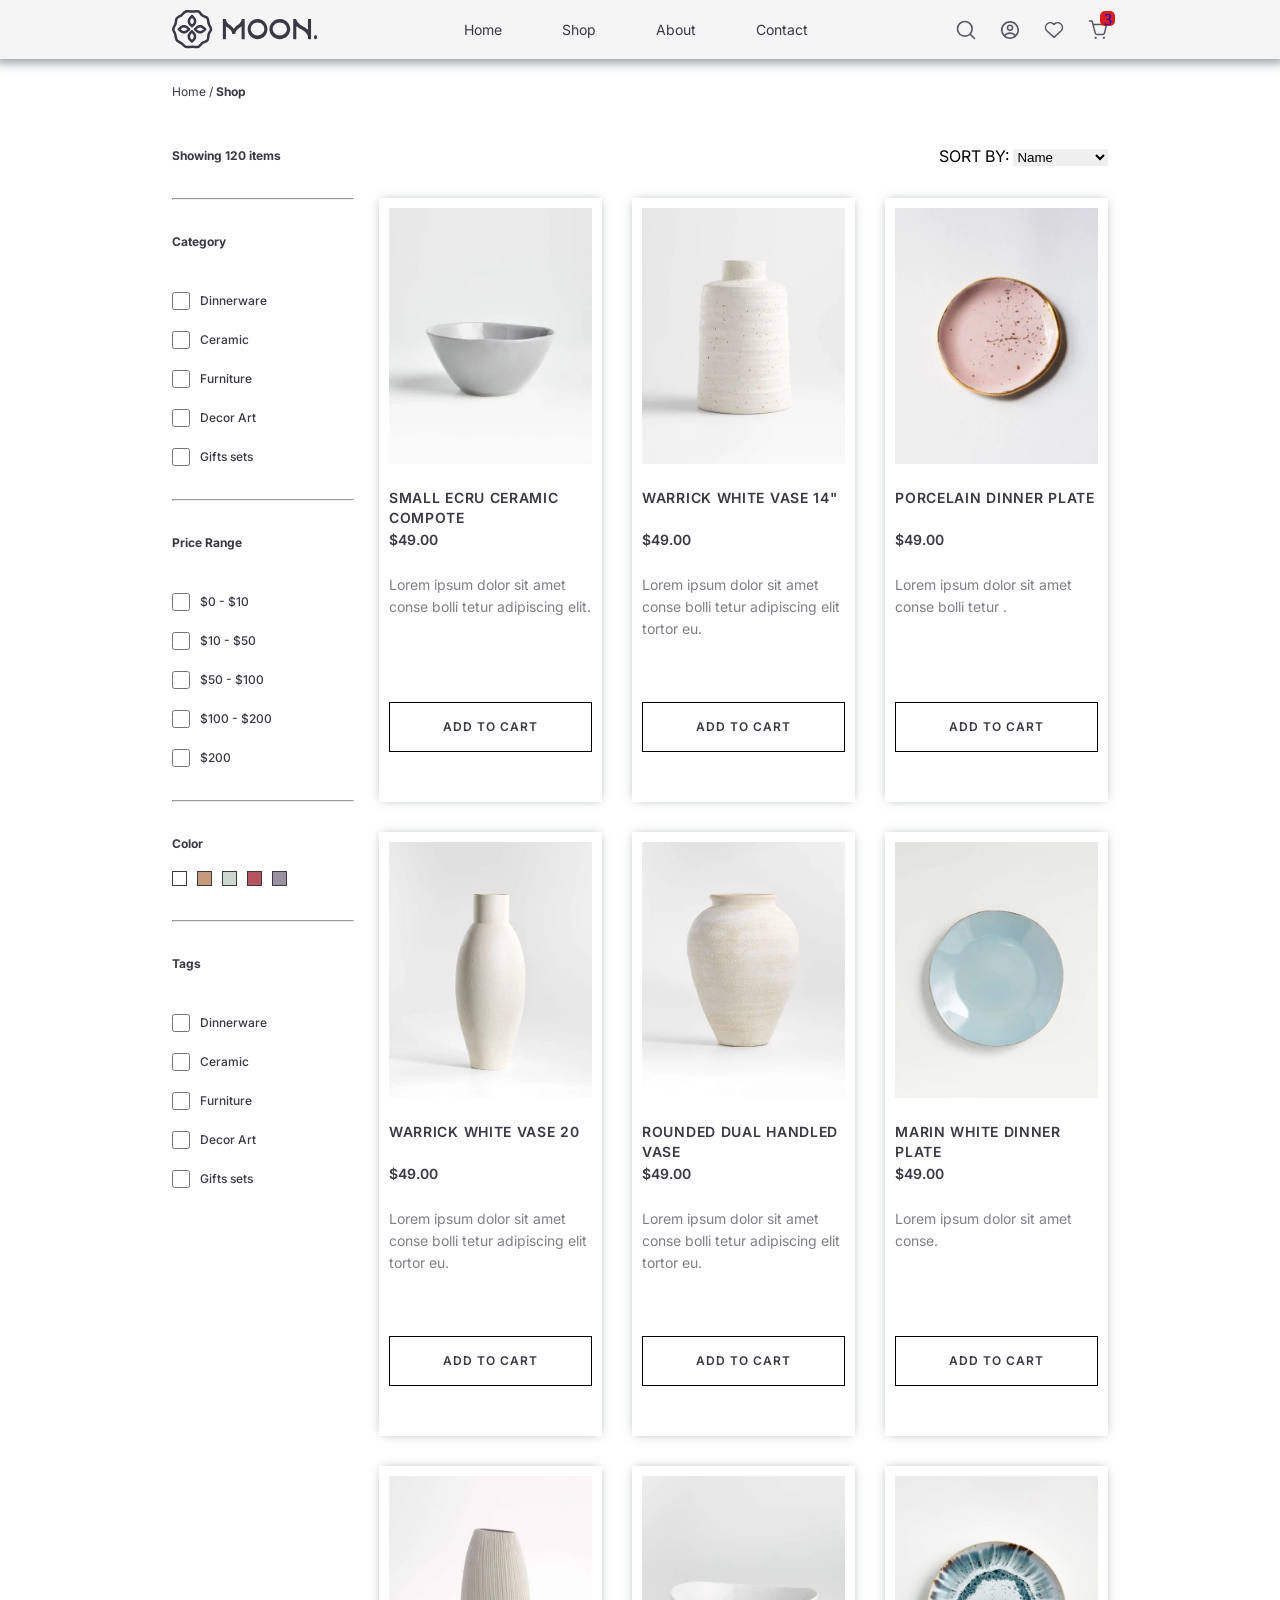
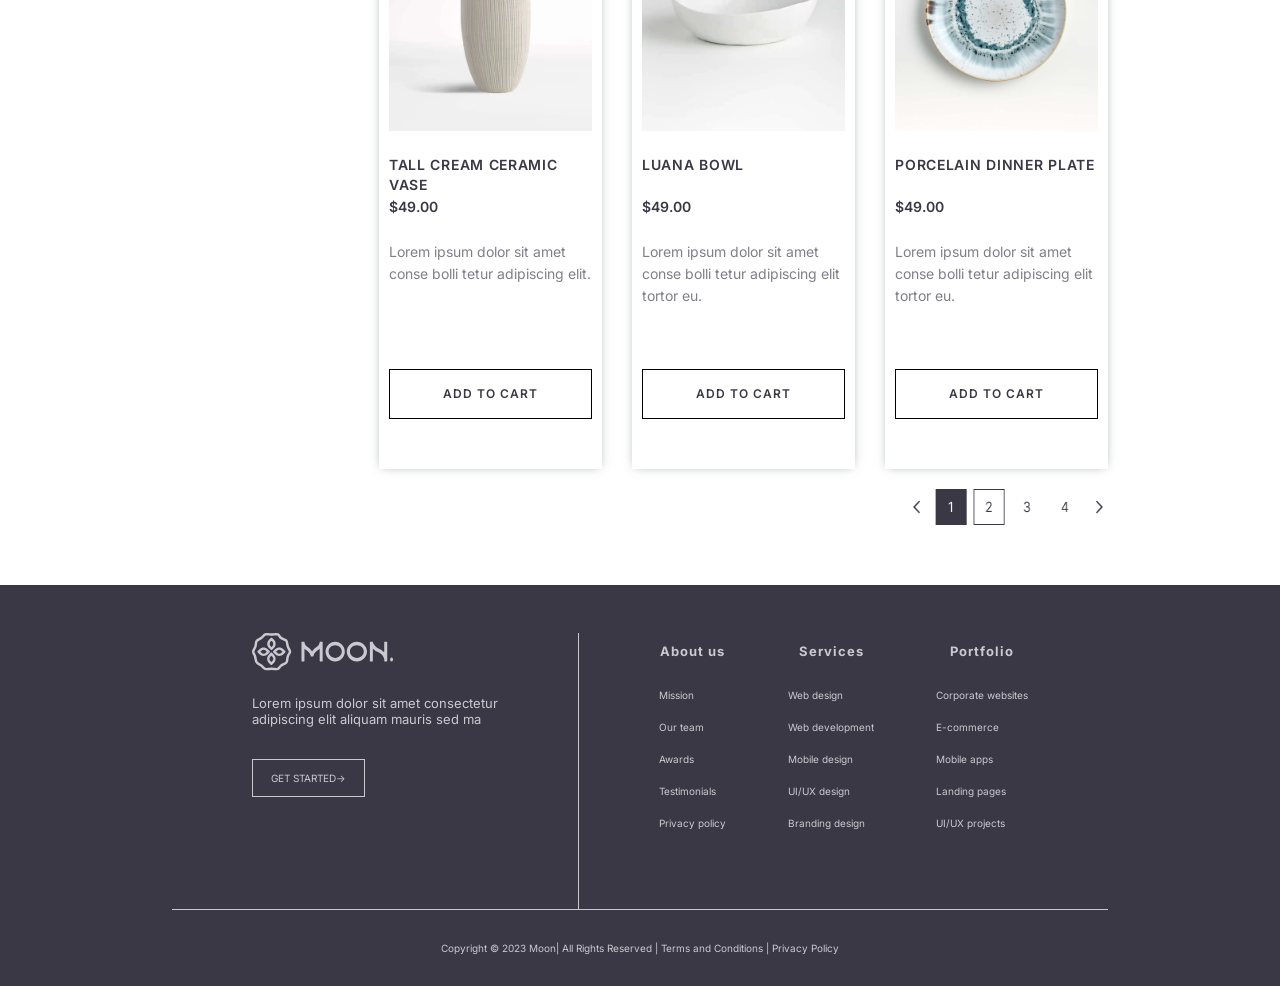
<file: shop.html>
<!DOCTYPE html>
<html lang="en">

<head>
    <meta charset="UTF-8">
    <meta name="viewport" content="width=device-width, initial-scale=1.0">
    <title>contact page</title>
    <link rel="preconnect" href="https://fonts.googleapis.com">
    <link rel="preconnect" href="https://fonts.gstatic.com" crossorigin>
    <link
        href="https://fonts.googleapis.com/css2?family=EB+Garamond:ital,wght@0,400..800;1,400..800&family=Inter:ital,opsz,wght@0,14..32,100..900;1,14..32,100..900&family=Merriweather+Sans:ital,wght@0,300..800;1,300..800&family=Roboto+Mono:ital,wght@0,100..700;1,100..700&display=swap"
        rel="stylesheet">
    <link rel="stylesheet" href="./assets/css/base.css" />
    <link rel="stylesheet" href="./assets/css/style.css" />
</head>

<body>
    <header class="header">
        <div class="continer">
            <div class="row">
                <div class="menu">
                    <img src="./assets/img/menu/menu.svg" />
                </div>
                <div><!--logo-->
                    <img class="logo" src="./assets/img/menu/logo.svg" />
                    <img class="iconlogo" src="./assets/img/menu/Iconlogo.svg" />
                </div>
                <div class="list">
                    <ul>
                        <li><a href="./index.html">Home</a> </li>
                        <li><a href="./shop.html">Shop</a> </li>
                        <li><a href="./about.html">About</a> </li>
                        <li><a href="./contact.html">Contact</a> </li>

                    </ul>
                </div>
                <div class="icons">
                    <ul>
                        <li class="search"><a href="#"><img src="./assets/img/icons/Search.svg" /> </a> </li>
                        <li class="avatar"><a href="#"><img src="./assets/img/icons/Avatar.svg" /> </a> </li>
                        <li class="heart"><a href="#"><img src="./assets/img/icons/Heart.svg" /> </a> </li>
                        <li class="cart"><a href="./cart.html"><img src="./assets/img/icons/Shopping cart.svg" /></a>
                        </li>
                    </ul>
                </div>
            </div>
        </div>
    </header>
    <main>
        <section class="shop_content mt20-4 mb20-2 point">
            <div class="continer ">
                <p class="ft-inter weight-300 fsize-xs line-h-s p-color t-align-left">Home / <span class="weight-700">Shop</span></p>
            </div>
        </section>
        <section class="shop_content mb20-3">
            <div class="continer">
                <div class="shop_row d-flex gp-5">
                    <div class="left_column w-25 d-flex d-direction gp-6 align-start">
                        <h3 class="ft-inter fsize-xs line-h-s p-color t-align-left">Showing 120 items </h3>
                        <hr class="p-color w-100">
                        <div class="category_list w-100 d-flex d-direction gp-3 justify-center">
                            <h4 class="mb-4 ft-inter fsize-xs line-h-s p-color t-align-left weight-700">Category</h4>
                            <div class="point d-flex gp-2"><input class="w-10" id="category1" type="checkbox" name="category"
                                    value="Dinnerware"> <label for="category1"
                                    class="point ft-inter weight-500 fsize-xs line-h-s p-color t-align-left">Dinnerware</label>
                            </div>
                            <div class="point d-flex gp-2"><input class="w-10" id="category2" type="checkbox" name="category"
                                    value="Ceramic"> <label for="category2"
                                    class="point ft-inter weight-500 fsize-xs line-h-s p-color t-align-left">Ceramic</label>
                            </div>
                            <div class="point d-flex gp-2"><input class="w-10" id="category3" type="checkbox" name="category"
                                    value="Furniture"> <label for="category3"
                                    class="po ft-inter weight-500 fsize-xs line-h-s p-color t-align-left">Furniture</label>
                            </div>
                            <div class="point d-flex gp-2"><input class="w-10" id="category4" type="checkbox" name="category"
                                    value="Decor Art"> <label for="category4"
                                    class="point ft-inter weight-500 fsize-xs line-h-s p-color t-align-left">Decor Art</label>
                            </div>
                            <div class="point d-flex gp-2"><input class="w-10" id="category5" type="checkbox" name="category"
                                    value="Gifts sets"> <label for="category5"
                                    class="point ft-inter weight-500 fsize-xs line-h-s p-color t-align-left">Gifts
                                    sets</label></div>
                        </div>
                        <hr class="p-color w-100">
                        <div class="price_list w-100 gp-3 d-flex d-direction justify-center">
                            <h4 class="mb-4 ft-inter fsize-xs line-h-s p-color t-align-left weight-700">Price Range</h4>
                            <div class="point d-flex gp-2"><input class="w-10" id="price1" type="checkbox" name="price" value="0">
                                <label for="price1" class="point ft-inter weight-500 fsize-xs line-h-s p-color t-align-left">$0 -
                                    $10</label>
                            </div>
                            <div class="point d-flex gp-2"><input class="w-10" id="price2" type="checkbox" name="price" value="10">
                                <label for="price2" class="point ft-inter weight-500 fsize-xs line-h-s p-color t-align-left">$10 -
                                    $50</label>
                            </div>
                            <div class="point d-flex gp-2"><input class="w-10" id="price3" type="checkbox" name="price" value="50">
                                <label for="price3" class="point ft-inter weight-500 fsize-xs line-h-s p-color t-align-left">$50 -
                                    $100</label>
                            </div>
                            <div class="point d-flex gp-2"><input class="w-10" id="price4" type="checkbox" name="price" value="100">
                                <label for="price4" class="point ft-inter weight-500 fsize-xs line-h-s p-color t-align-left">$100 -
                                    $200</label>
                            </div>
                            <div class="point d-flex gp-2"><input class="w-10" id="price5" type="checkbox" name="price" value="200">
                                <label for="price5" class="point ft-inter weight-500 fsize-xs line-h-s p-color t-align-left"> $200</label>
                            </div>
                        </div>
                        <hr class="p-color w-100">
                        <div class="color_list d-flex d-direction gp-3 justify-center">
                            <h4 class="ft-inter fsize-xs line-h-s p-color t-align-left weight-700">Color</h4>
                            <div class="d-flex gp-2">
                                <label><input type="checkbox" hidden><span class="point color_box d_inline_bolck border-pcol"
                                        style="background: white;"></span></label>
                                <label><input type="checkbox" hidden><span class="point color_box d_inline_bolck border-pcol"
                                        style="background: #C69B7B;"></span></label>
                                <label><input type="checkbox" hidden><span class="point color_box d_inline_bolck border-pcol"
                                        style="background:#CCD8CE ;"></span></label>
                                <label> <input type="checkbox" hidden><span class="point color_box d_inline_bolck border-pcol"
                                        style="background: #B4555D;"></span></label>
                                <label><input type="checkbox" hidden><span class="point color_box d_inline_bolck border-pcol"
                                        style="background: #9B92A1;"></span></label>
                            </div>
                        </div>
                        <hr class="p-color w-100">
                        <div class="tags_list w-100 gp-3 d-flex d-direction justify-center">
                            <h4 class="mb-4 ft-inter fsize-xs line-h-s p-color t-align-left weight-700">Tags</h4>
                            <div class="point d-flex gp-2"><input class="point w-10" type="checkbox" id="tag1" name="tags" value="Dinnerware">
                                <label for="tag1"
                                    class="point ft-inter weight-500 fsize-xs line-h-s p-color t-align-left">Dinnerware</label>
                            </div>
                            <div class="point d-flex gp-2"><input class="point w-10" type="checkbox" id="tag2" name="tags" value="Ceramic">
                                <label for="tag2"
                                    class="point ft-inter weight-500 fsize-xs line-h-s p-color t-align-left">Ceramic</label>
                            </div>
                            <div class="point d-flex gp-2"><input class="point w-10" type="checkbox" id="tag3" name="tags" value="Furniture">
                                <label for="tag3"
                                    class="point ft-inter weight-500 fsize-xs line-h-s p-color t-align-left">Furniture</label>
                            </div>
                            <div class="point d-flex gp-2"><input class="point w-10" type="checkbox" id="tag4" name="tags" value="Decor Art">
                                <label for="tag4" class="point ft-inter weight-500 fsize-xs line-h-s p-color t-align-left">Decor
                                    Art</label>
                            </div>
                            <div class="point d-flex gp-2"><input class="point w-10" type="checkbox" id="tag5" name="tags" value="Gifts sets">
                                <label for="tag5" class="point ft-inter weight-500 fsize-xs line-h-s p-color t-align-left">Gifts
                                    sets</label>
                            </div>
                        </div>
                    </div>
                    <div class="right_column w-100 ">
                        <div class="filter t-align-right d-flex justify-end mb-6">
                            <div class="filter_icon d-hidden d-flex gp-1">
                                <img src="./assets/img/icons/Filters.svg" />
                                <span class="ft-inter fsize-s t_transformer line-h-s weight-700">FILTER</span>
                            </div>
                            <div class="sort_by">
                                <label class="ft-inter fsize-s t_transformer line-h-s weight-400">Sort by:</label>
                                <select class="border_non">
                                    <option class="ft-inter fsize-s t_transformer line-h-s weight-400">Name</option>
                                    <option class="ft-inter fsize-s t_transformer line-h-s weight-300">Newest</option>
                                    <option class="ft-inter fsize-s t_transformer line-h-s weight-300">Lowest price
                                    </option>
                                </select>
                            </div>
                        </div>
                        <div class="hidde_titel d-hidden">
                             <h3 class="ft-inter fsize-xs line-h-s p-color t-align-left">Showing 120 items </h3>
                        </div>
                        <div class="items_content">
                            <div class="items_row d-grid grid-temp-3 gp-6">
                                <div class="bestseller_item">
                                    <div class="item_img">
                                        <img src="./assets/img/best seller/Ceramic.webp" />
                                    </div>
                                    <div class="item_discrebtion">
                                        <h3>Small Ecru Ceramic Compote</h3>
                                        <span class="price">$49.00</span>
                                        <p class="discrebtion">Lorem ipsum dolor sit amet conse bolli tetur adipiscing
                                            elit.</p>
                                        <button class="add_to_cart">Add to cart</button>
                                    </div>
                                </div>
                                <div class="bestseller_item">
                                    <div class="item_img">
                                        <img src="./assets/img/best seller/White Vase 14.webp" />
                                    </div>
                                    <div class="item_discrebtion">
                                        <h3>Warrick White Vase 14"</h3>
                                        <span class="price">$49.00</span>
                                        <p class="discrebtion">Lorem ipsum dolor sit amet conse bolli tetur adipiscing
                                            elit tortor eu.
                                        </p>
                                        <button class="add_to_cart">Add to cart</button>
                                    </div>
                                </div>
                                <div class="bestseller_item">
                                    <div class="item_img">
                                        <img src="./assets/img/best seller/Dinner Plate.webp" />
                                    </div>
                                    <div class="item_discrebtion">
                                        <h3>Porcelain Dinner Plate</h3>
                                        <span class="price">$49.00</span>
                                        <p class="discrebtion">Lorem ipsum dolor sit amet conse bolli tetur .</p>
                                        <button class="add_to_cart">Add to cart</button>
                                    </div>
                                </div>
                                <div class="bestseller_item">
                                    <div class="item_img">
                                        <img src="./assets/img/best seller/White Vase 20.webp" />
                                    </div>
                                    <div class="item_discrebtion">
                                        <h3>Warrick White Vase 20</h3>
                                        <span class="price">$49.00</span>
                                        <p class="discrebtion">Lorem ipsum dolor sit amet conse bolli tetur adipiscing
                                            elit tortor eu.
                                        </p>
                                        <button class="add_to_cart">Add to cart</button>
                                    </div>
                                </div>
                                <div class="bestseller_item">
                                    <div class="item_img">
                                        <img src="./assets/img/best seller/Handled Vase.webp" />
                                    </div>
                                    <div class="item_discrebtion">
                                        <h3>Rounded Dual Handled Vase</h3>
                                        <span class="price">$49.00</span>
                                        <p class="discrebtion">Lorem ipsum dolor sit amet conse bolli tetur adipiscing
                                            elit tortor eu.
                                        </p>
                                        <button class="add_to_cart">Add to cart</button>
                                    </div>
                                </div>
                                <a href="./product.html">
                                <div class="bestseller_item">
                                    <div class="item_img">
                                        <img src="./assets/img/best seller/White Dinner Plate.webp" />
                                    </div>
                                    <div class="item_discrebtion">
                                        <h3>Marin White Dinner Plate</h3>
                                        <span class="price">$49.00</span>
                                        <p class="discrebtion">Lorem ipsum dolor sit amet conse.</p>
                                        <button class="add_to_cart">Add to cart</button>
                                    </div>
                                </div>
                                 </a>
                                <div class="bestseller_item">
                                    <div class="item_img">
                                        <img src="./assets/img/best seller/Cream Ceramic Vase.webp" />
                                    </div>
                                    <div class="item_discrebtion">
                                        <h3>Tall Cream Ceramic Vase</h3>
                                        <span class="price">$49.00</span>
                                        <p class="discrebtion">Lorem ipsum dolor sit amet conse bolli tetur adipiscing
                                            elit.</p>
                                        <button class="add_to_cart">Add to cart</button>
                                    </div>
                                </div>
                                <div class="bestseller_item">
                                    <div class="item_img">
                                        <img src="./assets/img/best seller/Luana Bowl.webp" />
                                    </div>
                                    <div class="item_discrebtion">
                                        <h3>Luana Bowl</h3>
                                        <span class="price">$49.00</span>
                                        <p class="discrebtion">Lorem ipsum dolor sit amet conse bolli tetur adipiscing
                                            elit tortor eu.
                                        </p>
                                        <button class="add_to_cart">Add to cart</button>
                                    </div>
                                </div>
                                <div class="bestseller_item">
                                    <div class="item_img">
                                        <img src="./assets/img/best seller/blue eye plate.png" />
                                    </div>
                                    <div class="item_discrebtion">
                                        <h3>Porcelain Dinner Plate</h3>
                                        <span class="price">$49.00</span>
                                        <p class="discrebtion">Lorem ipsum dolor sit amet conse bolli tetur adipiscing
                                            elit tortor eu.
                                        </p>
                                        <button class="add_to_cart">Add to cart</button>
                                    </div>
                                </div>
                            </div>
                        </div>
                        <div class="pagination point d-flex justify-end align-center mt-4">
                            <img src="./assets/img/blogpart/Pagination.png" height="36px" />
                        </div>
                    </div>
                </div>
            </div>
        </section>
    </main>
    <footer class="footer">
        <div class="continer">
            <div class="row">
                <div class="footer_top">
                    <div class="Get_started">
                        <img src="./assets/img/footer/logo white.svg" width="145px" height="38px" />
                        <p>Lorem ipsum dolor sit amet consectetur adipiscing elit aliquam mauris sed ma</p>
                        <a href="#">Get started</a>
                    </div>
                    <div class="links">
                        <div class="link_list">
                            <h3>About us</h3>
                            <ul>
                                <li>Mission</li>
                                <li>Our team</li>
                                <li>Awards</li>
                                <li>Testimonials</li>
                                <li>Privacy policy</li>
                            </ul>
                        </div>
                        <div class="link_list">
                            <h3>Services</h3>
                            <ul>
                                <li>Web design</li>
                                <li>Web development</li>
                                <li>Mobile design</li>
                                <li>UI/UX design</li>
                                <li>Branding design</li>
                            </ul>
                        </div>
                        <div class="link_list">
                            <h3>Portfolio</h3>
                            <ul>
                                <li>Corporate websites</li>
                                <li>E-commerce</li>
                                <li>Mobile apps</li>
                                <li>Landing pages</li>
                                <li>UI/UX projects</li>
                            </ul>
                        </div>
                    </div>
                </div>
                <div class="footer_botom">
                    <p>Copyright © 2023 Moon| All Rights Reserved | Terms and Conditions | Privacy Policy</p>
                </div>
            </div>
        </div>
    </footer>
</body>

</html>
</file>
<file: assets/css/base.css>
*{
    margin: 0;
    padding: 0;
    box-sizing: border-box;
}
html{
    scroll-behavior: smooth;
    --spacer: 5px;
    --spacer2:20px;
    --fontfamily-inter: "Inter", sans-serif; 
    --fontfamily-garamond:"EB Garamond", serif;
    --fontfamily-sans-serif: "Merriweather Sans","sans-serif";
    --fontfamily-monospace:  "monospace","SFMono-Regular"," Menlo";
    --primarycolor:#3A3845; 
    --secondarycolor:#595667;
    --color-black:#111827;
    --color-gray1:#6c757d;
    --color-gray2:#343a40;
    --color-white:#E5E5E5;
    --color-orang:#f4623a;
    --color-daner:#ff0000;
    --color-sucsses:#008000;
    --color-teal:#008080;
    --color-hover:#826f66b5;
    --lightorange:#C69B7B;
}
.continer{
    width:calc( 100% - (20% * 2));
    margin: 0 auto;

}
.row {
display: flex;
flex-wrap: wrap;
align-items: center;
justify-content: space-between;
}
.point{
    cursor: pointer;
}

.hand{
    cursor:grab;
}
.cursor{
    cursor: auto;
}
nav{
    list-style-type: none;
}
a{
    text-decoration: none;
}
input{
    border: none;
}
.dsg{
    object-fit: contain;
}
.border_non{
    border: none;
}
.bord-coll{
    border-collapse:collapse;
}
.bord-sep{
    border-collapse:separate;
}
.border-rad-1{
    border-radius: 10px;
}
.border-rad-2{
    border-radius: 20px;
}
.border-rad-3{
    border-radius: 30px;
}
.border-rad-4{
    border-radius: 40px;
}
.border-rad-5{
    border-radius: 50px;
}
.border-rad{
    border-radius: var(--spacer);
}
.border-tl{
    border-top-left-radius:var(--spacer);
}
.border-tr{
    border-top-right-radius:var(--spacer);
}
.border-bl{
    border-bottom-left-radius:var(--spacer);
}
.border-br{
    border-bottom-right-radius:var(--spacer);
}
.border-topw{
    border-top: solid 1px var(--color-white);
}
.border-topp{
    border-top: solid 1px var(--primarycolor);
}
.border-botw{
    border-bottom: solid 1px var(--color-white);
}
.border-botp{
    border-bottom: solid 1px var(--primarycolor);
}
.border-leftw{
    border-left: solid 1px var(--color-white);
}
.border-leftp{
    border-left: solid 1px var(--primarycolor);
}
.border-rightw{
    border-right: solid 1px var(--color-white);
}
.border-rightp{
    border-right: solid 1px var(--primarycolor);
}
.border-wcol{
    border: solid 1px var(--color-white);
}
.border-pcol{
    border: solid 1px var(--primarycolor);
}
.d-flex{
    display: flex;
}
.gp-1{
    gap: var(--spacer);
}
.gp-2{
    gap: calc(var(--spacer) * 2);
}
.gp-3{
    gap: calc(var(--spacer) * 3);
}
.gp-4{
    gap: calc(var(--spacer) * 4);
}
.gp-5{
    gap: calc(var(--spacer) * 5);
}
.gp-6{
    gap: calc(var(--spacer) * 6);
}
.gp20-1{
    gap: calc(var(--spacer2) * 1);
}
.gp20-2{
    gap: calc(var(--spacer2) * 2);
}
.gp20-3{
    gap: calc(var(--spacer2) * 3);
}
.gp20-4{
    gap: calc(var(--spacer2) * 4);
}
.gp20-5{
    gap: calc(var(--spacer2) * 5);
}
.gp20-6{
    gap: calc(var(--spacer2) * 6);
}
.f-wrap{
    flex-wrap: wrap;
}
.f-nowrap{
    flex-wrap: nowrap;
}
.justify-between{
    justify-content: space-between;
}
.justify-evenly{
    justify-content: space-evenly;
}
.justify-around{
    justify-content: space-around;
}
.justify-start{
    justify-content: flex-start;
}
.justify-center{
    justify-content:center;
}
.justify-end{
    justify-content: flex-end;
}
.align-start{
    align-items: flex-start;
}
.align-center{
    align-items: center;
}
.align-end{
    align-items: flex-end;
}
.align-stretch{
    align-items: stretch;
}
.t-align-left{
    text-align: left;
}
.t-align-mid{
    text-align: center;
}
.t-align-right{
    text-align: right;
}
.d-direction{
flex-direction: column;
}
.d-revdirection{
flex-direction:column-reverse;
}
.f-order-1{
    order: 1;
}
.f-order{
    order: -1;
}
.f-grow{
    flex-grow: 1;
}
.d-grid{
    display: grid
}
.grid-tempauto-1{
    grid-template-columns: repeat(auto-fit , minmax( 150px , 1fr ));
}
.grid-tempauto-2{
    grid-template-columns: repeat(auto-fit , minmax( 250px , 1fr ));
}
.grid-tempauto-3{
    grid-template-columns: repeat(auto-fit , minmax( 300px , 1fr ));
}
.grid-tempauto-4{
    grid-template-columns: repeat(auto-fit , minmax( 350px , 1fr ));
}
.grid-tempauto-5{
    grid-template-columns: repeat(auto-fit , minmax( 400px , 1fr ));
}
.grid-temp-1{
    grid-template-columns: repeat(1,1fr );
}
.grid-temp-2{
    grid-template-columns: repeat(2,1fr );
}
.grid-temp-3{
    grid-template-columns: repeat(3,1fr );
}
.grid-temp-4{
    grid-template-columns: repeat(4,1fr );
}
.grid-temp-5{
    grid-template-columns: repeat(5,1fr );
}
.d-block{
    display: block;
}
.d_inline_bolck{
    display: inline-block;
}
.d-hidden{
    display: none;
}
.visible{
    visibility: hidden;
}
.opacity-0{
    opacity: 0;
}
.opacity{
    opacity: 0.5;
}
.opacity-1{
    opacity: 1;
}
.flow-hiden{
    overflow: hidden;
}
.flow-scroll{
    overflow:scroll;
}
.flow-auto{
    overflow: auto;
}
.pt-1{
    padding-top: var(--spacer);
}
.pt-2{
    padding-top:calc( var(--spacer) * 2 );
}
.pt-3{
    padding-top:calc( var(--spacer) * 3 );
}
.pt-4{
    padding-top:calc( var(--spacer) * 4 );
}
.pt-5{
    padding-top:calc( var(--spacer) * 5 );
}
.pt-6{
    padding-top:calc( var(--spacer) * 6 );
}
.pb-1{
    padding-bottom: var(--spacer);
}
.pb-2{
    padding-bottom:calc( var(--spacer) * 2 );
}
.pb-3{
    padding-bottom:calc( var(--spacer) * 3 );
}
.pb-4{
    padding-bottom:calc( var(--spacer) * 4 );
}
.pb-5{
    padding-bottom:calc( var(--spacer) * 5 );
}
.ptb-1{
    padding-top: var(--spacer);
    padding-bottom: var(--spacer);
}
.ptb-2{
    padding-top:calc( var(--spacer) * 2 );
    padding-bottom:calc( var(--spacer) * 2 );
}
.ptb-3{
    padding-top:calc( var(--spacer) * 3 );
    padding-bottom:calc( var(--spacer) * 3 );
}
.ptb-4{
    padding-top:calc( var(--spacer) * 4 );
    padding-bottom:calc( var(--spacer) * 4 );
}
.ptb-5{
    padding-top:calc( var(--spacer) * 5 );
    padding-bottom:calc( var(--spacer) * 5 );
}
.pr-1{
    padding-right: var(--spacer);
}
.pr-2{
    padding-right:calc( var(--spacer) * 2 );
}
.pr-3{
    padding-right:calc( var(--spacer) * 3 );
}
.pr-4{
    padding-right:calc( var(--spacer) * 4 );
}
.pr-5{
    padding-right:calc( var(--spacer) * 5 );
}
.pl-1{
    padding-left: var(--spacer);
}
.pl-2{
    padding-left:calc( var(--spacer) * 2 );
}
.pl-3{
    padding-left:calc( var(--spacer) * 3 );
}
.pl-4{
    padding-left:calc( var(--spacer) * 4 );
}
.pl-5{
    padding-left:calc( var(--spacer) * 5 );
}
.prl-1{
    padding-right: var(--spacer);
    padding-left: var(--spacer);
}
.prl-2{
    padding-right:calc( var(--spacer) * 2 );
    padding-left:calc( var(--spacer) * 2 );
}
.prl-3{
    padding-right:calc( var(--spacer) * 3 );
    padding-left:calc( var(--spacer) * 3 );
}
.prl-4{
    padding-right:calc( var(--spacer) * 4 );
    padding-left:calc( var(--spacer) * 4 );
}
.prl-5{
    padding-right:calc( var(--spacer) * 5 );
    padding-left:calc( var(--spacer) * 5 );
}
.p-1{
    padding-top: var(--spacer);
    padding-bottom: var(--spacer);
    padding-right: var(--spacer);
    padding-left: var(--spacer);
}
.p-2{
    padding-top:calc( var(--spacer) * 2 );
    padding-bottom:calc( var(--spacer) * 2 );
    padding-right:calc( var(--spacer) * 2 );
    padding-left:calc( var(--spacer) * 2 );
}
.p-3{
    padding-top:calc( var(--spacer) * 3 );
    padding-bottom:calc( var(--spacer) * 3 );
    padding-right:calc( var(--spacer) * 3 );
    padding-left:calc( var(--spacer) * 3 );
}
.p-4{
    padding-top:calc( var(--spacer) * 4 );
    padding-bottom:calc( var(--spacer) * 4 );
    padding-right:calc( var(--spacer) * 4 );
    padding-left:calc( var(--spacer) * 4 );
}
.p-5{
    padding-top:calc( var(--spacer) * 5 );
    padding-bottom:calc( var(--spacer) * 5 );
    padding-right:calc( var(--spacer) * 5 );
    padding-left:calc( var(--spacer) * 5 );
}
.m-auto{
    margin: 0 auto;
}
.mt-auto{
    margin-top: auto;
}
.mr-auto{
    margin-right: auto;
}
.ml-auto{
    margin-left: auto;
}
.mt-1{
    margin-top: var(--spacer);
}
.mt-2{
    margin-top:calc( var(--spacer) * 2 );
}
.mt-3{
    margin-top:calc( var(--spacer) * 3 );
}
.mt-4{
    margin-top:calc( var(--spacer) * 4 );
}
.mt-5{
    margin-top:calc( var(--spacer) * 5 );
}
.mt-6{
    margin-top:calc( var(--spacer) * 6 );
}
.mb-1{
    margin-bottom: var(--spacer);
}
.mb-2{
    margin-bottom:calc( var(--spacer) * 2 );
}
.mb-3{
    margin-bottom:calc( var(--spacer) * 3 );
}
.mb-4{
    margin-bottom:calc( var(--spacer) * 4 );
}
.mb-5{
    margin-bottom:calc( var(--spacer) * 5 );
}
.mb-6{
    margin-bottom:calc( var(--spacer) * 6 );
}
.mtb-1{
    margin-top: var(--spacer);
    margin-bottom: var(--spacer);
}
.mtb-2{
    margin-top:calc( var(--spacer) * 2 );
    margin-bottom:calc( var(--spacer) * 2 );
}
.mtb-3{
    margin-top:calc( var(--spacer) * 3 );
    margin-bottom:calc( var(--spacer) * 3 );
}
.mtb-4{
    margin-top:calc( var(--spacer) * 4 );
    margin-bottom:calc( var(--spacer) * 4 );
}
.mtb-5{
    margin-top:calc( var(--spacer) * 5 );
    margin-bottom:calc( var(--spacer) * 5 );
}
.mr-1{
    margin-right: var(--spacer);
}
.mr-2{
    margin-right:calc( var(--spacer) * 2 );
}
.mr-3{
    margin-right:calc( var(--spacer) * 3 );
}
.mr-4{
    margin-right:calc( var(--spacer) * 4 );
}
.mr-5{
    margin-right:calc( var(--spacer) * 5 );
}
.ml-1{
    margin-left: var(--spacer);
}
.ml-2{
    margin-left:calc( var(--spacer) * 2 );
}
.ml-3{
    margin-left:calc( var(--spacer) * 3 );
}
.ml-4{
    margin-left:calc( var(--spacer) * 4 );
}
.ml-5{
    margin-left:calc( var(--spacer) * 5 );
}
.mrl-1{
    margin-right: var(--spacer);
    margin-left: var(--spacer);
}
.mrl-2{
    margin-right:calc( var(--spacer) * 2 );
    margin-left:calc( var(--spacer) * 2 );
}
.mrl-3{
    margin-right:calc( var(--spacer) * 3 );
    margin-left:calc( var(--spacer) * 3 );
}
.mrl-4{
    margin-right:calc( var(--spacer) * 4 );
    margin-left:calc( var(--spacer) * 4 );
}
.mrl-5{
    margin-right:calc( var(--spacer) * 5 );
    margin-left:calc( var(--spacer) * 5 );
}
.m-1{
    margin-top: var(--spacer);
    margin-bottom: var(--spacer);
    margin-right: var(--spacer);
    margin-left: var(--spacer);
}
.m-2{
    margin-top:calc( var(--spacer) * 2 );
    margin-bottom:calc( var(--spacer) * 2 );
    margin-right:calc( var(--spacer) * 2 );
    margin-left:calc( var(--spacer) * 2 );
}
.m-3{
    margin-top:calc( var(--spacer) * 3 );
    margin-bottom:calc( var(--spacer) * 3 );
    margin-right:calc( var(--spacer) * 3 );
    margin-left:calc( var(--spacer) * 3 );
}
.m-4{
    margin-top:calc( var(--spacer) * 4 );
    margin-bottom:calc( var(--spacer) * 4 );
    margin-right:calc( var(--spacer) * 4 );
    margin-left:calc( var(--spacer) * 4 );
}
.m-5{
    margin-top:calc( var(--spacer) * 5 );
    margin-bottom:calc( var(--spacer) * 5 );
    margin-right:calc( var(--spacer) * 5 );
    margin-left:calc( var(--spacer) * 5 );
}
.pt20-1{
    padding-top: var(--spacer2);
}
.pt20-2{
    padding-top:calc( var(--spacer2) * 2 );
}
.pt20-3{
    padding-top:calc( var(--spacer2) * 3 );
}
.pt20-4{
    padding-top:calc( var(--spacer2) * 4 );
}
.pt20-5{
    padding-top:calc( var(--spacer2) * 5 );
}
.pb20-1{
    padding-bottom: var(--spacer2);
}
.pb20-2{
    padding-bottom:calc( var(--spacer2) * 2 );
}
.pb20-3{
    padding-bottom:calc( var(--spacer2) * 3 );
}
.pb20-4{
    padding-bottom:calc( var(--spacer2) * 4 );
}
.pb20-5{
    padding-bottom:calc( var(--spacer2) * 5 );
}
.ptb20-1{
    padding-top: var(--spacer2);
    padding-bottom: var(--spacer2);
}
.ptb20-2{
    padding-top:calc( var(--spacer2) * 2 );
    padding-bottom:calc( var(--spacer2) * 2 );
}
.ptb20-3{
    padding-top:calc( var(--spacer2) * 3 );
    padding-bottom:calc( var(--spacer2) * 3 );
}
.ptb20-4{
    padding-top:calc( var(--spacer2) * 4 );
    padding-bottom:calc( var(--spacer2) * 4 );
}
.ptb20-5{
    padding-top:calc( var(--spacer2) * 5 );
    padding-bottom:calc( var(--spacer2) * 5 );
}
.pr20-1{
    padding-right: var(--spacer2);
}
.pr20-2{
    padding-right:calc( var(--spacer2) * 2 );
}
.pr20-3{
    padding-right:calc( var(--spacer2) * 3 );
}
.pr20-4{
    padding-right:calc( var(--spacer2) * 4 );
}
.pr20-5{
    padding-right:calc( var(--spacer2) * 5 );
}
.pl20-1{
    padding-left: var(--spacer2);
}
.pl20-2{
    padding-left:calc( var(--spacer2) * 2 );
}
.pl20-3{
    padding-left:calc( var(--spacer2) * 3 );
}
.pl20-4{
    padding-left:calc( var(--spacer2) * 4 );
}
.pl20-5{
    padding-left:calc( var(--spacer2) * 5 );
}
.prl20-1{
    padding-right: var(--spacer2);
    padding-left: var(--spacer2);
}
.prl20-2{
    padding-right:calc( var(--spacer2) * 2 );
    padding-left:calc( var(--spacer2) * 2 );
}
.prl20-3{
    padding-right:calc( var(--spacer2) * 3 );
    padding-left:calc( var(--spacer2) * 3 );
}
.prl20-4{
    padding-right:calc( var(--spacer2) * 4 );
    padding-left:calc( var(--spacer2) * 4 );
}
.prl20-5{
    padding-right:calc( var(--spacer2) * 5 );
    padding-left:calc( var(--spacer2) * 5 );
}
.p20-1{
    padding-top: var(--spacer2);
    padding-bottom: var(--spacer2);
    padding-right: var(--spacer2);
    padding-left: var(--spacer2);
}
.p20-2{
    padding-top:calc( var(--spacer2) * 2 );
    padding-bottom:calc( var(--spacer2) * 2 );
    padding-right:calc( var(--spacer2) * 2 );
    padding-left:calc( var(--spacer2) * 2 );
}
.p20-3{
    padding-top:calc( var(--spacer2) * 3 );
    padding-bottom:calc( var(--spacer2) * 3 );
    padding-right:calc( var(--spacer2) * 3 );
    padding-left:calc( var(--spacer2) * 3 );
}
.p20-4{
    padding-top:calc( var(--spacer2) * 4 );
    padding-bottom:calc( var(--spacer2) * 4 );
    padding-right:calc( var(--spacer2) * 4 );
    padding-left:calc( var(--spacer2) * 4 );
}
.p20-5{
    padding-top:calc( var(--spacer2) * 5 );
    padding-bottom:calc( var(--spacer2) * 5 );
    padding-right:calc( var(--spacer2) * 5 );
    padding-left:calc( var(--spacer2) * 5 );
}
.mt20-1{
    margin-top: var(--spacer2);
}
.mt20-2{
    margin-top:calc( var(--spacer2) * 2 );
}
.mt20-3{
    margin-top:calc( var(--spacer2) * 3 );
}
.mt20-4{
    margin-top:calc( var(--spacer2) * 4 );
}
.mt20-5{
    margin-top:calc( var(--spacer2) * 5 );
}
.mb20-1{
    margin-bottom: var(--spacer2);
}
.mb20-2{
    margin-bottom:calc( var(--spacer2) * 2 );
}
.mb20-3{
    margin-bottom:calc( var(--spacer2) * 3 );
}
.mb20-4{
    margin-bottom:calc( var(--spacer2) * 4 );
}
.mb20-5{
    margin-bottom:calc( var(--spacer2) * 5 );
}
.mtb20-1{
    margin-top: var(--spacer2);
    margin-bottom: var(--spacer2);
}
.mtb20-2{
    margin-top:calc( var(--spacer2) * 2 );
    margin-bottom:calc( var(--spacer2) * 2 );
}
.mtb20-3{
    margin-top:calc( var(--spacer2) * 3 );
    margin-bottom:calc( var(--spacer2) * 3 );
}
.mtb20-4{
    margin-top:calc( var(--spacer2) * 4 );
    margin-bottom:calc( var(--spacer2) * 4 );
}
.mtb20-5{
    margin-top:calc( var(--spacer2) * 5 );
    margin-bottom:calc( var(--spacer2) * 5 );
}
.mr20-1{
    margin-right: var(--spacer2);
}
.mr20-2{
    margin-right:calc( var(--spacer2) * 2 );
}
.mr20-3{
    margin-right:calc( var(--spacer2) * 3 );
}
.mr20-4{
    margin-right:calc( var(--spacer2) * 4 );
}
.mr20-5{
    margin-right:calc( var(--spacer2) * 5 );
}
.ml2020-1{
    margin-left: var(--spacer2);
}
.ml20-2{
    margin-left:calc( var(--spacer2) * 2 );
}
.ml20-3{
    margin-left:calc( var(--spacer2) * 3 );
}
.ml20-4{
    margin-left:calc( var(--spacer2) * 4 );
}
.ml20-5{
    margin-left:calc( var(--spacer2) * 5 );
}
.mrl20-1{
    margin-right: var(--spacer2);
    margin-left: var(--spacer2);
}
.mrl20-2{
    margin-right:calc( var(--spacer2) * 2 );
    margin-left:calc( var(--spacer2) * 2 );
}
.mrl20-3{
    margin-right:calc( var(--spacer2) * 3 );
    margin-left:calc( var(--spacer2) * 3 );
}
.mrl20-4{
    margin-right:calc( var(--spacer2) * 4 );
    margin-left:calc( var(--spacer2) * 4 );
}
.mrl20-5{
    margin-right:calc( var(--spacer2) * 5 );
    margin-left:calc( var(--spacer2) * 5 );
}
.m20-1{
    margin-top: var(--spacer2);
    margin-bottom: var(--spacer2);
    margin-right: var(--spacer2);
    margin-left: var(--spacer2);
}
.m20-2{
    margin-top:calc( var(--spacer2) * 2 );
    margin-bottom:calc( var(--spacer2) * 2 );
    margin-right:calc( var(--spacer2) * 2 );
    margin-left:calc( var(--spacer2) * 2 );
}
.m20-3{
    margin-top:calc( var(--spacer2) * 3 );
    margin-bottom:calc( var(--spacer2) * 3 );
    margin-right:calc( var(--spacer2) * 3 );
    margin-left:calc( var(--spacer2) * 3 );
}
.m20-4{
    margin-top:calc( var(--spacer2) * 4 );
    margin-bottom:calc( var(--spacer2) * 4 );
    margin-right:calc( var(--spacer2) * 4 );
    margin-left:calc( var(--spacer2) * 4 );
}
.m20-5{
    margin-top:calc( var(--spacer2) * 5 );
    margin-bottom:calc( var(--spacer2) * 5 );
    margin-right:calc( var(--spacer2) * 5 );
    margin-left:calc( var(--spacer2) * 5 );
}
.fsize-xs{
    font-size:clamp(9px, 2vw, 12px);
}
.fsize-s{
    font-size: clamp(12px, 2vw, 16px);
}
.fsize-ss{
    font-size: clamp(13px, 2vw, 20px);
}
.fsize-mid{
font-size:clamp(15px, 2vw, 24px);
}
.fsize-l{
    font-size: clamp(17px, 5vw, 32px);
}
.fsize-ll{
    font-size: clamp(17px, 5vw, 36px);
}
.fsize-xl{
    font-size:clamp(18px, 5vw, 48px) ;
}
.t_transformer{
    text-transform:uppercase;
}
.ft-inter{
    font-family:  var(--fontfamily-inter);
}
.ft-garamond{
    font-family:var(--fontfamily-garamond) ;
}
.ft-sans-serif{
    font-family: var(--fontfamily-sans-serif);
}
.ft-monospace{
    font-family:var(--fontfamily-monospace) ;
}
.weight-500{
    font-weight: 500;
}
.weight-700{
    font-weight: 700;
}
.line-h-xs{
    line-height: 20px;
}
.line-h-s{
    line-height: 24px;
}
.line-h-m{
    line-height: 32px;
}
.line-h-l{
    line-height: 36px;
}
.line-h-xl{
    line-height: 40px;
}
.l-space-xs{
    letter-spacing: 0.25px;
}
.l-space-s{
    letter-spacing: 0.5px;
}
.l-space-m{
    letter-spacing: 0.8px;
}
.l-space-l{
    letter-spacing: 1px;
}
.p-color{
    color:var(--primarycolor);
}
.s-color{
    color: var(--secondarycolor);
}
.black{
    color:var(--color-black);
}
.white{
    color:var(--color-white);
}
.gray-1{
    color: var(--color-gray1);
}
.gray-2{
    color: var(--color-gray2);
}
.orange{
    color:var(--color-orang);
}
.lightorang{
    color: var(--lightorange);
}
.danger{
    color: var(--color-daner);
}
.sucsses{
    color:var(--color-sucsses);
}
.teal{
    color:var(--color-teal);
}
.hover-col{
    color: var(--color-hover);
}
.bg-non{
    background: none;
}
.p-bground{
background-color: var(--primarycolor);
}
.s-bground{
    background-color:var(--secondarycolor);
}
.bg-black{
    background-color: var(--color-black);
}
.bg-white{
    background-color: var(--color-white);
}
.bg-gray-1{
    background-color: var(--color-gray1);
}
.bg-gray-2{
    background-color: var(--color-gray2);
}
.bg-orange{
    background-color: var(--color-orang);
}
.bg-danger{
    background-color: var(--color-daner);
}
.bg-sucsses{
    background-color: var(--color-sucsses);
}
.bg-teal{
    background-color:var(--color-teal);
}
.bg-hover{
    background-color: var(--color-hover);
}
.min-h-100{
    min-height: 100%;
}
.min-h-80{
    min-height: 80%;
}
.min-h-70{
    min-height:70%;
}
.min-h-60{
    min-height: 60%;
}
.min-h-50{
    min-height:50%;
}
.min-h-40{
    min-height: 40%;
}
.min-h-30{
    min-height: 30%;
}
.min-h-20{
    min-height: 20%;
}
.min-h-10{
    min-height: 10%;
}
.vh-min-100{
    min-height: 100vh;
}
.vh-min-75{
    min-height: 75vh;
}
.vh-min-50{
    min-height: 50vh;
}
.vh-min-35{
    min-height: 35vh;
}
.vh-min-25{
    min-height: 25vh;
}
.w-fit{
    width: fit-content;
}
.w-100{
    width: 100%;
}
.w-90{
    width: 90%;
}
.w-80{
    width: 80%;
}
.w-70{
    width: 70%;
}
.w-75{
    width: 75%;
}
.w-60{
    width: 60%;
}
.w-50{
    width: 50%;
}
.w-40{
    width: 40%;
}
.w-35{
    width: 35%;
}
.w-25{
    width: 25%;
}
.w-10{
    width: 10%;
}
.pos-flex{
    position:fixed ;
}
.pos-abso{
    position:absolute ;
}
.pos-rel{
    position:relative;
}
.inset{
    inset: 0;
}
.pos-sta{
    position: static;
}
.index9{
    z-index: 9;
}
.index4{
    z-index:4 ;
}
.index3{
    z-index: 3;
}
.index2{
    z-index: 2;
}
.index1{
    z-index: 1;
}
.card_details{
    display: flex;
    flex-direction: column;
    justify-content: center;
    align-items: self-start;
    gap:24px;
    margin-top: 24px;
    margin-bottom: 32px;
    cursor: pointer;
    padding: 5px;
}
.trans{
    transition: all 1s;
}
</file>
<file: assets/css/style.css>
* {
    margin: 0;
    padding: 0;
    box-sizing: border-box;
}

html {
    scroll-behavior: smooth;
    --Primarycolor: #3A3845;
    --Primaryfontfamily: "Inter", sans-serif;
    --secondarecolor:#CAC9CF;
}

.header {
    padding: 10px 0;
   position: fixed;
   top: 0;
    width: 100%;
    z-index: 9;
    background-color: whitesmoke;
    box-shadow: 0 0 10px 4px #6c757db6;
}

.menu {
    display: none;
}

.iconlogo {
    display: none;
}

.continer {
    width: calc(100% - (13.4% * 2));
    /* 165px = 13.4% */
    margin: 0 auto;
}

.row {
    display: flex;
    flex-wrap: wrap;
    align-items: center;
    justify-content: space-between;
}

.list ul {
    display: flex;
    gap: 60px;
    list-style-type: none;
}

.list a {
    text-decoration-line: none;
    color: var(--Primarycolor);
    font-family: var(--Primaryfontfamily);
    font-size: 14px;
    font-weight: 400;
    transition-property: color;
    transition-duration: 1s;
}

.header a:hover {
    color: #826f66b5;
}

.icons ul {
    display: flex;
    gap: 24px;
    list-style-type: none;
}

.icons li:hover {
    background-color: #826f66b5;
}

.icons li {
    transition: background-color 1s;
}

.cart {
    position: relative;
}

.cart a::after {
    text-align: center;
    content: '3';
    position: absolute;
    bottom: 14px;
    left: 12px;
    width: 15px;
    height: 15px;
    background-color: rgba(213, 17, 17, 0.941);
    border-radius: 5px;
}

@media screen and (min-width:0) and (max-width:300px) {
    .iconlogo {
        display: flex;
    }

    .logo {
        display: none;
    }

    .menu {
        display: flex;
        width: 20px;
        height: 20px;
        transition: background-color 1s;
    }

    .menu:hover {
        background-color: #826f66b5;
    }

    .search,
    .avatar,
    .heart {
        display: none;
    }

    .cart {
        display: block;
    }

    .list {
        display: none;
    }
}

@media screen and (min-width:301px) and (max-width:700px) {
    .menu {
        display: flex;
        width: 20px;
        height: 20px;
        transition: background-color 1s;
    }

    .menu:hover {
        background-color: #826f66b5;
    }

    .search,
    .avatar,
    .heart {
        display: none;
    }

    .cart {
        display: block;
    }

    .list {
        display: none;
    }
}

@media screen and (min-width:700px) and (max-width:890px) {
    .list ul {
        gap: 20px;
    }

    .icons ul {
        gap: 10px;
    }
}

@media screen and (min-width:891px) and (max-width:955px) {
    .list ul {
        gap: 30px;
    }

    .icons ul {
        gap: 12px;
    }
}

.heroBG {
    background-image: url(./../img/herobg/background.svg);
    background-size: cover;
    position: relative;
    height: 100vh;
}

.hero_text {
    display: flex;
    flex-direction: column;
    align-items: center;
    justify-content: center;
    background-color: #826F66;
    width: 34%;
    height: 100%;
    text-align: center;
    position: absolute;
    left: 13.4%;
    top: 0%;
}

.hero_text p {
    margin: 42px 0 20px 0;
    max-width: 273px;
    color: #FFFDFB;
    font-family: var(--Primaryfontfamily);
    font-size: clamp(8px, 2vw, 16px);
    font-weight: 400;
    line-height: 24px;
}

.hero_text h2 {
    margin-bottom: 42px;
    max-width: 245px;
    color: #FFFDFB;
    font-family: "EB Garamond", serif;
    font-size: clamp(18px, 5vw, 36px);
    font-weight: 700;
    line-height: 40px;
    letter-spacing: 1px;
}

.hero_text a {
    color: #826F66;
    background-color: white;
    padding: 15px 71px;
    text-decoration: none;
    font-family: var(--Primaryfontfamily);
    font-size: clamp(7px, 2vw, 14px);
    font-weight: 600;
    line-height: 20px;
    transition: all 1s;
}
.hero_text a:hover{
    background-color:#826F66;
    color:white;
}

@media screen and (min-width:0) and (max-width:768px) {
    .hero {
        flex-direction: column;
    }

    .heroBG {
        height: 400px;
        width: 100%;
        background-position: 88%;
    }

    .hero_text {
        position: static;
        width: 100%;
        height: 400px;
    }
}

@media screen and (min-width:769px) and (max-width:900px) {
    .heroBG {
        background-position: 77%;
    }
}

.collection_section {
    padding: 40px 0;
}

.collection_section .row {
    gap: 30px;
    display: grid;
    grid-template-columns: repeat(auto-fit, minmax(200px, 1fr));
}

.collection h2 {
    color: var(--Primarycolor);
    font-family: var(--Primaryfontfamily);
    font-size: clamp(9px, 2vw, 18px);
    font-weight: 600;
    text-transform: uppercase;
}

.collection_details a {
    color: var(--Primarycolor);
    font-family: var(--Primaryfontfamily);
    font-size: clamp(8px, 2vw, 14px);
    font-weight: 600;
    text-decoration: none;
}

.collection {
    position: relative;
}

.collection_details {
    display: flex;
    flex-direction: column;
    justify-content: center;
    align-items: center;
    position: absolute;
    gap: 10px;
    inset: 0;
    background-color: #826f66b5;
    opacity: 0;
    transition: 0.8s;
}

.collection:hover .collection_details {
    opacity: 1;
}

.sale {
    text-align: center;
    position: absolute;
    z-index: 1;
    width: 40px;
    height: 40px;
    background-color: red;
    border-bottom-right-radius: 28px;
}

img {
    width: 100%;
    display: block;
}

@media screen and (min-width:0) and (max-width:1200px) {
    .collection_section .row {
        grid-template-columns: none;
        grid-auto-flow: column;
        grid-auto-columns: 200px;
        overflow-x: auto;
    }
}

.offers {
    padding: 40px 0;
}

.offers .row {
    display: grid;
    grid-template-columns: repeat(auto-fit, minmax(200px, 1fr));
}

.offer {
    text-align: center;

}

.offer img {
    width: 100%;
    object-fit: cover;
    min-height: 100%;
}

.introduction {
    display: flex;
    flex-wrap: wrap;
    flex-direction: column;
    justify-content: center;
    align-items: center;
}

.introduction h2 {
    font-family: "EB Garamond", serif;
    margin-top: 35px;
    font-size: clamp(16px, 3vw, 28px);
    color: var(--Primarycolor);
    line-height: 32px;
    letter-spacing: 1px;
    text-transform: uppercase;
    font-weight: 700;
    max-width: 398px;
}

.introduction p {
    font-family: var(--Primaryfontfamily);
    color: #595667;
    font-size: clamp(10px, 2vw, 16px);
    font-weight: 400;
    line-height: 24px;
    margin: 24px 0 32px 0;
    max-width: 398px;
}

.introduction a {
    font-family: var(--Primaryfontfamily);
    color: var(--Primarycolor);
    font-size: clamp(8px, 2vw, 14px);
    font-weight: 700;
    margin-bottom: 35px;
    line-height: 20px;
    letter-spacing: 1.3px;
    text-transform: uppercase;
    cursor: pointer;
    transition: color 1s, background-color 1s;
    padding: 5px;

}

.introduction a:hover {
    color: white;
    background-color:#826F66;
}

@media screen and (min-width:0) and (max-width:690px) {
    .introduction h2 {
        margin-top: 0;
    }

    .offers {
        padding: 0;
    }

    .offers .row {
        grid-template-columns: repeat(1, 1fr);
    }

    .offer img {
        min-width: 100vw;
    }

    .offers .continer {
        width: 100%;
    }
}

@media screen and (min-width:700px) and (max-width:1030px) {
    
    .offers {
        padding: 0;
    }
    .offers .row {
        grid-template-columns: repeat(1, 1fr);
    }
}

.bestsellers {
    text-align: center;
    padding: 40px 0;
    background-color: rgb(237, 239, 239);
}

.title {
    font-family: "EB Garamond", serif;
    font-size: clamp(15px, 5vw, 30px);
    font-weight: 700;
    line-height: 36px;
    text-transform: uppercase;
    color: var(--Primarycolor);
    margin-bottom: 48px;
}

.bestsellers .row {
    gap: 30px;
    display: grid;
    grid-template-columns: repeat(4, 1fr);
}
.bestseller_item{
    padding: 10px;
    box-shadow: 0 0 10px -3px #6c757db6;
}

.item_discrebtion {
    text-align: left;
}

.item_discrebtion h3 {
    font-family: var(--Primaryfontfamily);
    color: var(--Primarycolor);
    font-size: clamp(10px, 2vw, 14px);
    font-weight: 600;
    line-height: 20px;
    letter-spacing: 0.7px;
    text-transform: uppercase;
    margin-bottom: 12px;
    margin-top: 24px;
    height: 30px;
}

.price {
    font-family: var(--Primaryfontfamily);
    color: var(--Primarycolor);
    font-size: clamp(10px, 2vw, 14px);
    font-weight: 600;
    line-height: 20px;
}

.discrebtion {
    font-family: var(--Primaryfontfamily);
    color: #807F86;
    font-size: clamp(10px, 2vw, 14px);
    font-weight: 400;
    line-height: 22px;
    margin: 24px 0 58px 0;
    height: 70px;
}

.add_to_cart {
    font-family: var(--Primaryfontfamily);
    color: var(--Primarycolor);
    font-size: clamp(10px, 2vw, 12px);
    font-weight: 600;
    line-height: 18px;
    letter-spacing: 1px;
    padding: 15px 18px;
    text-transform: uppercase;
    background-color: white;
    border: black solid 1px;
    width: 100%;
    margin-bottom: 40px;
    transition: background-color 1.2s, color 1.2s;
    cursor: pointer;
}

.bestseller_item:hover .add_to_cart {
    background-color: #826F66;
    color: white;
}

@media screen and (min-width:0) and (max-width:400px) {
    .bestsellers .continer{
        width: 80%;
     }
    .bestsellers .row {
        grid-template-columns: repeat(1, 1fr);
    }
}

@media screen and (min-width:401px) and (max-width:588px) {
    .bestsellers .continer{
        width: 80%;
     }
    .bestsellers .row {
        grid-template-columns: repeat(2, 1fr);
    }
}
@media screen and (min-width:589px) and (max-width:800px) {
     .bestsellers .continer{
        width: 80%;
     }
    .bestsellers .row {
        grid-template-columns: repeat(3, 1fr);
    }
}
@media screen and (min-width:801px) and (max-width:1150px) {
     .bestsellers .continer{
        width: 90%;
     }
    }

.about {
    padding: 40px 0;
}

.about .row {
    display: grid;
    grid-template-columns: repeat(2, 1fr);
}

.aboutus {
    text-align: center;
    max-height: 296px;
}

.aboutus div {
    max-height: 100%;
}

.firstimg1 {
    height: 100%;
    aspect-ratio: 1.55 / 1;
    object-fit:cover;
}

@media screen and (min-width:0) and (max-width:699px) {
   .aboutus .introduction h2 {
    margin-top: 40px;
   }

    .aboutus .introduction a {
        margin-bottom: 0;
    }

    .about {
        padding: 0;
    }

    .aboutus img {
        height: 100%;
    }

    .aboutus {
        height: 312px;
    }

    .about .continer {
        width: 100%;
    }

    .about .row {
        grid-template-columns: repeat(1, 1fr);
    }

    .lastimg {
        order: 1;
    }
    .firstimg1{
        aspect-ratio: unset;
         max-height: 300px;
    }
}

@media screen and (min-width:700px) and (max-width:1030px) {

    .about .row {
        display: grid;
        grid-template-columns: repeat(1, 1fr);
    }

    .about {
        padding: 0;
    }
    .lastimg {
        order: 1;
    }
}
.new_arrivals{
    padding: 40px 0;
    text-align: center;
}
.new_arrivals .row{
    display: grid;
    grid-template-columns: repeat(auto-fit,minmax(200px,1fr));
    gap: 30px;
}
.addtocart{
      font-family: var(--Primaryfontfamily);
    color: var(--Primarycolor);
    font-size: clamp(10px, 2vw, 12px);
    font-weight: 600;
    line-height: 18px;
    letter-spacing: 1px;
    padding: 15px 18px;
    text-transform: uppercase;
    background-color: white;
    border: black solid 1px;
    width: 100%;
    margin-bottom: 40px;
    transition: background-color 1.2s , color 1.2s;
    cursor: pointer;
}
.item:hover .addtocart{
    background-color: #826f66b5;
    color: white;
}
@media screen and (min-width:0) and (max-width:400px) {

    .new_arrivals .row {
        grid-template-columns: repeat(1, 1fr);
    }
}

@media screen and (min-width:401px) and (max-width:588px) {

    .new_arrivals .row {
        grid-template-columns: repeat(2, 1fr);
    }
}
.ourblog{
    padding: 40px 0;
    text-align: center;   
}
.ourblog .row{
display: grid;
grid-template-columns: repeat(auto-fit,minmax(200px,1fr));   
}
.introduction h3{
    font-family: var(--Primaryfontfamily);
    color: #807F86;
    font-size: clamp(10px, 2vw, 18px);
    font-weight: 600;
    line-height: 24px;
    letter-spacing: 1px;
    text-transform: uppercase;
    margin-top: 35px;
    margin-bottom: 24px;
}
@media screen and (min-width:0) and (max-width:690px) {
    .introduction h3 {
        margin-top: 0;
    }

    .ourblog {
        padding: 0;
    }

    .ourblog .row {
        grid-template-columns: repeat(1, 1fr);
    }

    .blog img {
        min-width: 100vw;
    }

    .ourblog .continer {
        width: 100%;
    }
}

@media screen and (min-width:700px) and (max-width:1030px) {
    
    .ourblog {
        padding: 0;
    }
    .ourblog .row {
        grid-template-columns: repeat(1, 1fr);
    }
}
.signup{
    padding: 40px 0;
    text-align: center;
    display: flex;
    flex-direction: column;
    justify-content: center;
    align-items: center;
    gap: 24px;
}
.signup h3{
    font-family: var(--Primaryfontfamily);
    color: #595667;
    font-size: clamp(10px, 2vw, 16px);
    font-weight: 600;
    line-height: 22px;
}
.signup h2{
    font-family: "EB Garamond", serif;
    font-size:clamp(17px, 3vw, 28px);
    color: var(--Primarycolor);
    line-height:32px;
    letter-spacing: 1px;
    text-transform: uppercase;
    font-weight: 700;
}
input{
    width: 398px;
    text-align: center;
    padding: 14px 0;
    border:none;
    border-bottom: #3A3845 1px solid;
    font-family: var(--Primaryfontfamily);
    color: #595667;
    font-size: clamp(10px, 2vw, 16px);
    font-weight: 400;
    line-height: 24px;
}
.signup a{
    margin-top: 8px;
    padding: 12px 24px;
    border: #3A3845 1px solid;
    text-decoration: none;
    color: #3A3845;
    font-family: var(--Primaryfontfamily);
    font-size: clamp(10px, 2vw, 14px);
    font-weight: 700;
    line-height: 20px;
    letter-spacing: 1.3px;
    text-transform: uppercase;
    cursor: pointer;
    transition: color 1s ,background-color 2s ;

}
.signup a:hover{
    color: white;
    background-color:#826F66;
}
@media screen and ( min-width:0 ) and ( max-width:300px ){
    input{
        width: 150px;
    }
.signup{
    max-width: 350px;
    margin: 0 auto;
}
}
@media screen and ( min-width:301px ) and ( max-width:600px ){
    input{
        width: 250px;
    }
.signup{
    max-width: 350px;
    margin: 0 auto;
}
}
.footer{
    background-color: var(--Primarycolor);
}
.footer .row{
    display: flex;
    flex-direction: column;
}
.footer_top{
    border-bottom: solid 1px var(--secondarecolor);
    display: flex;
}
.Get_started{
    width: 35%;
    display: flex;
    flex-direction: column;
    align-items:flex-start;
    justify-content: flex-start;
    text-align: left;
    border-right: solid 1px var(--secondarecolor);
    margin-top: 48px;
    margin-left: 80px;
    gap: 24px;
}
.Get_started img{
    width: fit-content;
}
.Get_started p{
    color: var(--secondarecolor);
    font-family: var(--Primaryfontfamily);
    font-size: small;
    width: 80%;
}
.Get_started a::after{
    content: "\2192";
}
.Get_started a{
    text-decoration: none;
    color: var(--secondarecolor);
    border: solid 1px var(--secondarecolor);
    padding: 12px 18px;
    font-family: var(--Primaryfontfamily);
    font-size: x-small;
    text-transform: uppercase;
    margin-top: 8px;
    transition: all 1s;
}
.Get_started a:hover{
    background-color: var(--secondarecolor);
    color: var(--Primarycolor);
}
.links{
    display:flex;
    gap: 62px;
    margin-top: 58px;
    margin-left: 80px;
    margin-bottom: 80px;
    justify-content: flex-start;
    align-items: flex-start;
}
.links ul{
    list-style-type: none;
    display: flex;
    flex-direction: column;
    gap: 20px;
    font-size: x-small;
    font-family: var(--Primaryfontfamily);
    color: var(--secondarecolor);
    cursor: pointer;
}
.link_list{
    width: fit-content;
}
.links h3{
    text-align: center;
    color: var(--secondarecolor);
    font-size: small;
    font-family: var(--Primaryfontfamily);
    margin-bottom: 30px;
    letter-spacing: 1px;
}
.footer_botom{
    text-align: center;
    color: var(--secondarecolor);
    font-size: x-small;
    font-family: var(--Primaryfontfamily);
    padding: 32px 0;
    cursor: pointer;
}
@media screen and ( min-width:0 ) and ( max-width:700px ){
    .footer .continer{
        width: 95%;
    }
    .footer_top{
        flex-direction: column;
    }
    .Get_started{
        border-right: none;
        border-bottom: solid 1px var(--secondarecolor);
        width: 100%;
        margin: 0;
        margin-top: 32px;
    }
    .Get_started a{
        margin-bottom: 30px;
    }
    .links{
        flex-wrap: wrap;
        margin-left: 0;
        margin-top: 30px;
        margin-bottom: 30px;
    }
}
@media screen and ( min-width:701px ) and ( max-width:950px ){
    .footer .continer{
        width: 95%;
    }
}
/*===========About page============*/
/*hero part*/
@media screen and ( min-width:0 ) and ( max-width:600px ){
    .about_hero .continer{
        width: 85%;
    }
}
@media screen and ( min-width:0 ) and ( max-width:460px ){
    .about_hero p{
        width: 80%;
    }
}
@media screen and ( min-width:461px ) and ( max-width:860px ){
    .about_hero p{
        width: 70%;
    }
}

.history p{
max-width: 435px;
}

@media screen and ( min-width:0 ) and ( max-width:450px ){
    .history .continer{
        width: 100%;
    }
    .history_row{
        grid-template-columns: repeat(1,1fr);
    }
    .history p{
        width: 70%
    }
    .pic1910{
        order: 0;
    }
    .tex1910{
        order: 1;
        min-height: 274px;
    } 
    .pic1990{
        order: 2;
    }
    .tex1990{
        order: 3;
        min-height: 274px;
    }
    .pic2010{
        order: 4;
    }
    .tex2010{
        order: 5;
        min-height: 274px;
    }
}
@media screen and ( min-width:451px) and ( max-width:900px ){
    .history .continer{
        width: 80%;
    }
    .history_row{
        grid-template-columns: repeat(1,1fr);
    }
    .history p{
        width: 70%
    }
    .pic1910{
        order: 0;
    }
    .tex1910{
        order: 1;
        min-height: 274px;
    } 
    .pic1990{
        order: 2;
    }
    .tex1990{
        order: 3;
        min-height: 274px;
    }
    .pic2010{
        order: 4;
    }
    .tex2010{
        order: 5;
        min-height: 274px;
    }
}

@media screen and ( min-width:0 ) and ( max-width:450px ){
    .work .continer{
        width: 100%;
    }
    .work_row{
        grid-template-columns: repeat(1,1fr);
    }
}
@media screen and ( min-width:451px) and ( max-width:800px ){
    .work .continer{
        width: 80%;
    }
    .work_row{
        grid-template-columns: repeat(1,1fr);
    }
}
@media screen and ( min-width:801px) and ( max-width:1000px){
    .work .continer{
        width: 85%;
    }
}

.team:hover .team_dettils{
    opacity: 1;
}
.team_dettils{
    transition: 0.8s;
}

@media screen and (min-width:0) and (max-width:1200px) {
    .team_row {
        grid-template-columns: none;
        grid-auto-flow: column;
        grid-auto-columns: 200px;
        overflow-x: auto;
    }
}

/*<============ contact page ==================>*/

.bg_text{
    left:13.4%;
    top:0%
}
.send_mesg:hover{
    color: var(--Primarycolor);
    background-color: var(--secondarecolor);
}
@media screen and (min-width:0) and (max-width:768px) {
    .contact_hero {
        display: flex;
        flex-direction: column;
    }

    .bg_img {
        height: 400px;
        width: 100%;
    }

    .bg_text {
        position: static;
        width: 100%;
        height: 400px;
    }
    .get_in_touch p{
        width: 90%;
    }
    .form_part1{
        grid-template-columns: repeat(1,1fr);
    }
}
.contact_dettils .continer{
    width: 67%;
}
@media screen and (min-width:0) and (max-width:768px) {

    .contact_dettils .continer{
        width: 90%;
    }
}

.contact_dettils button::after{
    content: "\2192";
}

/*<================== blog page ====================>*/
@media screen and ( min-width:0 ) and ( max-width:700px ){
    .blog_hero{
        grid-template-columns: repeat(1,1fr);
    }
    .blog_text{
        margin-bottom: 55px;
    }
}

.divider{
    height:1px ;
    width: 22.84px;
}
.card_details img{
    width: 24px;
    height: 24px;
}
.search_input img{
    height: 20px;
    width: 20px;
}
.card:hover{
    background-color: #826f66a4;
}
.side_row:hover{
    background-color: #826f66a4;
}

.category nav li:hover{
    background-color: #826f66a4;
    color: white;
}
.tags_post span:hover{
    background-color: #826f66a4;
    color: white;
}
@media screen and ( min-width:0 ) and ( max-width:700px ){
    .blog_content .continer{
        width: 80%;
    }
    .blog_part{
        flex-direction: column;
    }
    .left_content{
        flex-direction: column;
    }
    .pagination{
        order: 1;
    }
    .column{
        width: 100%;
    }
    .search_input{
        display: none;
    }
}
@media screen and ( min-width:701px ) and ( max-width:870px ){
    .blog_content .continer{
        width: 95%;
    }
}
/*<================== shop page ============>*/
.color_box{
    width: 15px;
    height: 15px;
}
input:checked + .color_box {
    outline: 1.5px solid var(--Primarycolor);
    outline-offset: 2.5px;
}
input[type="checkbox"]{
    accent-color: #826f66b5;
}
.right_column .pagination img{
    width: 200px;
}
.filter_icon img{
    width: 15px;
}
@media screen and ( min-width:0 ) and ( max-width:300px ){
    .shop_content .continer{
        width: 80%;
    }
    .left_column{
        display: none;
    }
    .shop_row{
        flex-direction: column;
    }
    .filter{
        justify-content: space-between;
    }
    .filter_icon{
        display: flex;
    }
    .hidde_titel{
        display: block;
        margin-bottom: 30px;
    }
    .items_row{
        grid-template-columns: repeat(1 , 1fr);
    }
    .pagination{
        justify-content: center;
    }
}
@media screen and ( min-width:301px ) and ( max-width:600px ){
    .shop_content .continer{
        width: 90%;
    }
    .left_column{
        display: none;
    }
    .shop_row{
        flex-direction: column;
    }
    .filter{
        justify-content: space-between;
    }
    .filter_icon{
        display: flex;
    }
    .hidde_titel{
        display: block;
        margin-bottom: 30px;
    }
    .items_row{
        grid-template-columns: repeat(2 , 1fr);
    }
    .pagination{
        justify-content: center;
    }
}
@media screen and ( min-width:601px ) and ( max-width:750px ){
    .shop_content .continer{
        width: 90%;
    }
    .left_column{
        display: none;
    }
    .shop_row{
        flex-direction: column;
    }
    .filter{
        justify-content: space-between;
    }
    .filter_icon{
        display: flex;
    }
    .hidde_titel{
        display: block;
        margin-bottom: 30px;
    }
    .items_row{
        grid-template-columns: repeat(3 , 1fr);
    }
    .pagination{
        justify-content: center;
    }
}
@media screen and ( min-width:751px ) and ( max-width:850px ){
    .shop_content .continer{
        width: 90%;
    }
}
/*<=============product page ============>*/
.firstimg{
    height:100%;
    object-fit: cover;
}
.other_imgs img{
    width: 70px;
    height: 100%;
}
.other_imgs{
    overflow-x: auto;
}
.quantity{
    height: 49.33px;
}
.buy_row button{
    height: 49.33px;
}
.share_icons img{
    width: 15px;
    height: 20px;
}
.other_imgs img:hover {
    opacity: 0.5;
}
.quantity button:hover{
    background-color: #826f6677;
}
.addcart:hover {
   opacity: 0.7;
}
.buy_row button:hover{
    background-color:#3a3845be;
    color: white;
}
.share_icons img:hover{
    opacity: 0.4;
}
@media screen and ( min-width:0 ) and ( max-width:700px ){
    .continer{
        width: 80%;
    }
    .product_row{
        flex-direction: column;
    }
    .product_imgs{
        width: 100%;
    }
    .product_details{
        width: 100%;
    }
}

@media screen and ( min-width:701px ) and ( max-width:1035px ){
    .continer{
        width: 85%;
    }
}

/*<========================== cart page  =======================>*/
.trash img{
width: 20px;
height: 20px;
}
td img{
    height: 140px;
    width: 120px;
}
.butt_row button{
    height: 53.33px;
}
.butt_row button:hover{
    opacity: 0.8;
}
.cart_total button:hover{
    opacity: 0.3;
}
@media screen and ( min-width:0 ) and ( max-width:700px ){
   .table_head{
        display: none;
    }
    table , tbody , tr , td{
        display: block;
        width: 100%;
    }
    .productname{
        display: none;
    }
    .data_label {
        display: block;
    }
    td {
        display: flex;
        justify-content: space-between;
        align-items: center;
    }
    .cart_table tbody tr{
        display: flex;
        flex-direction: column;
    }
    .quantity , .product_img{
        margin:0;
    }
    .form_row ,.butt_row{
        flex-direction: column;
        width: 100%;
    }
    .form_row button {
        width: 100%;
    }
    .form_row input{
        width: 100%;
    }
    .butt_row button{
        width: 100%;
        margin-top: 10px;
    }
    .cart_total{
        width: 100%;
    }
}

@media screen and ( min-width:701px ) and ( max-width:900px ){
   .continer{
    width: 90%;
   }
}
</file>
